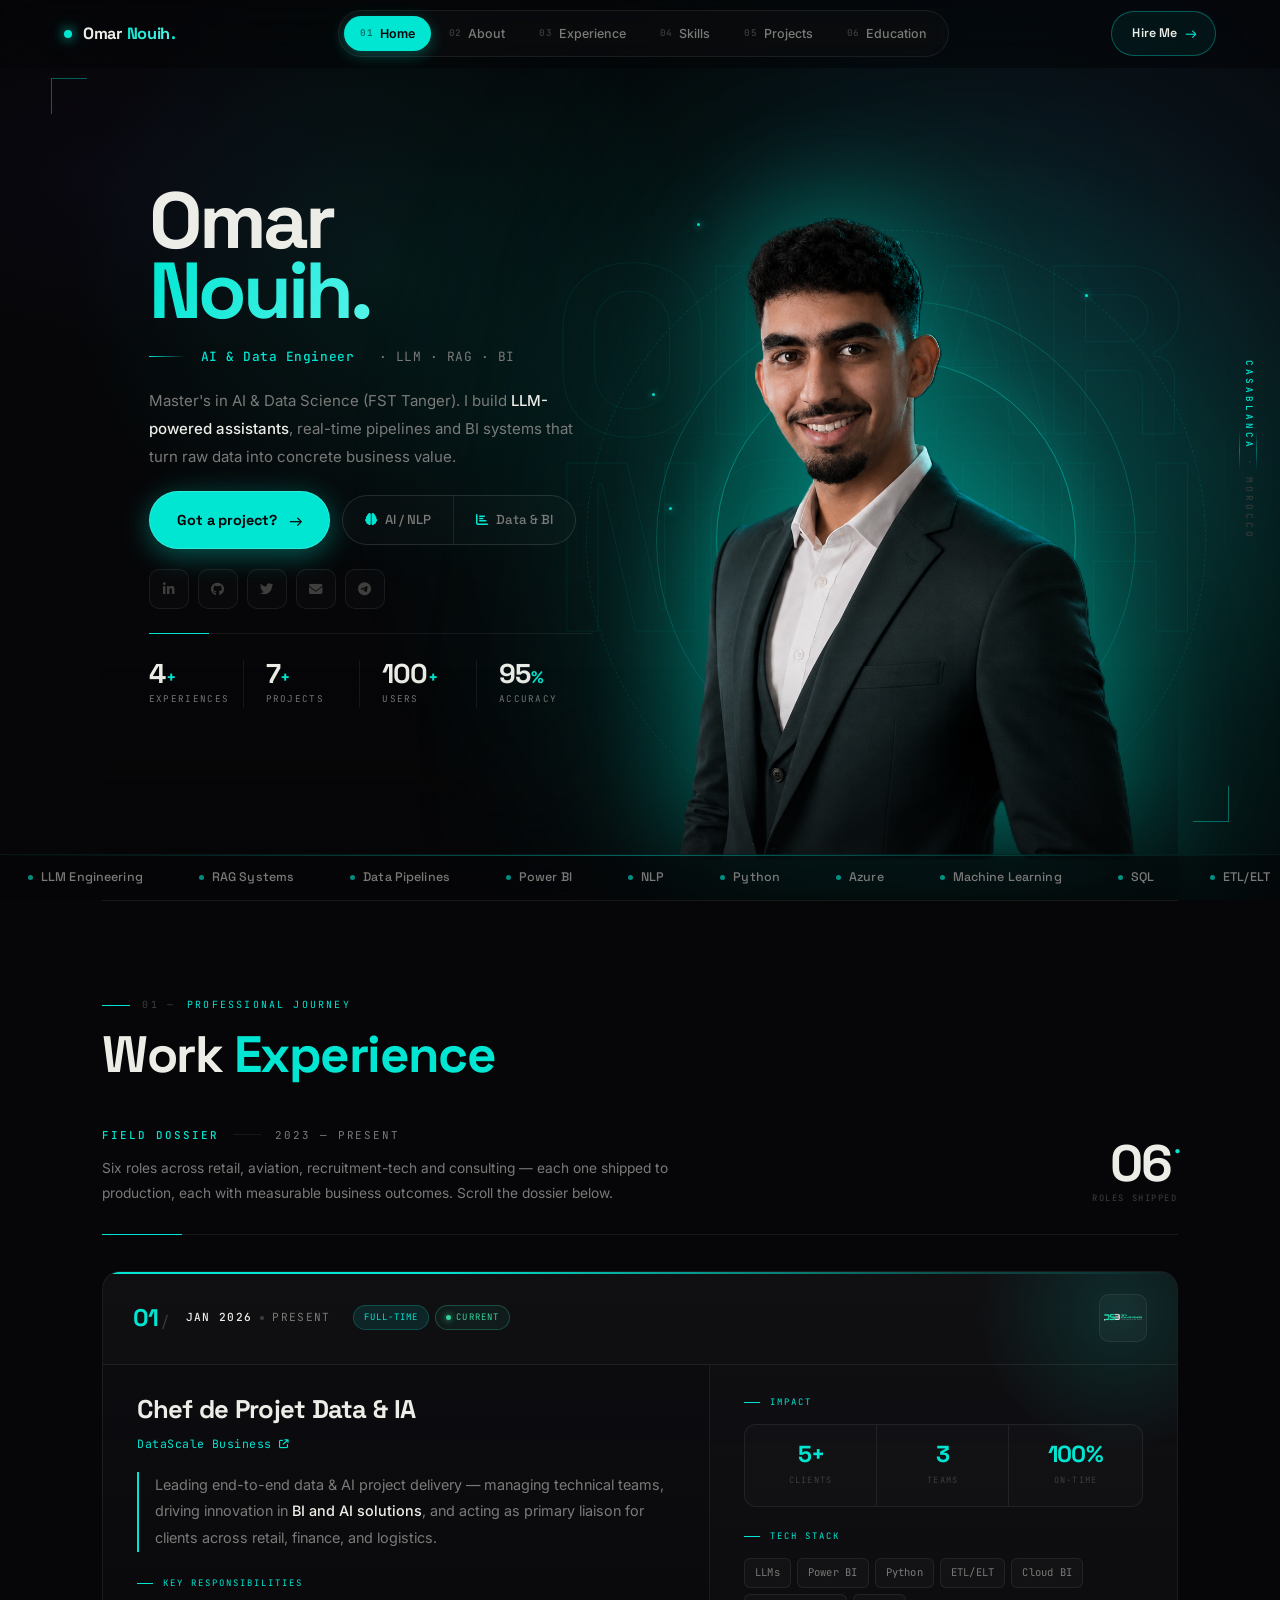
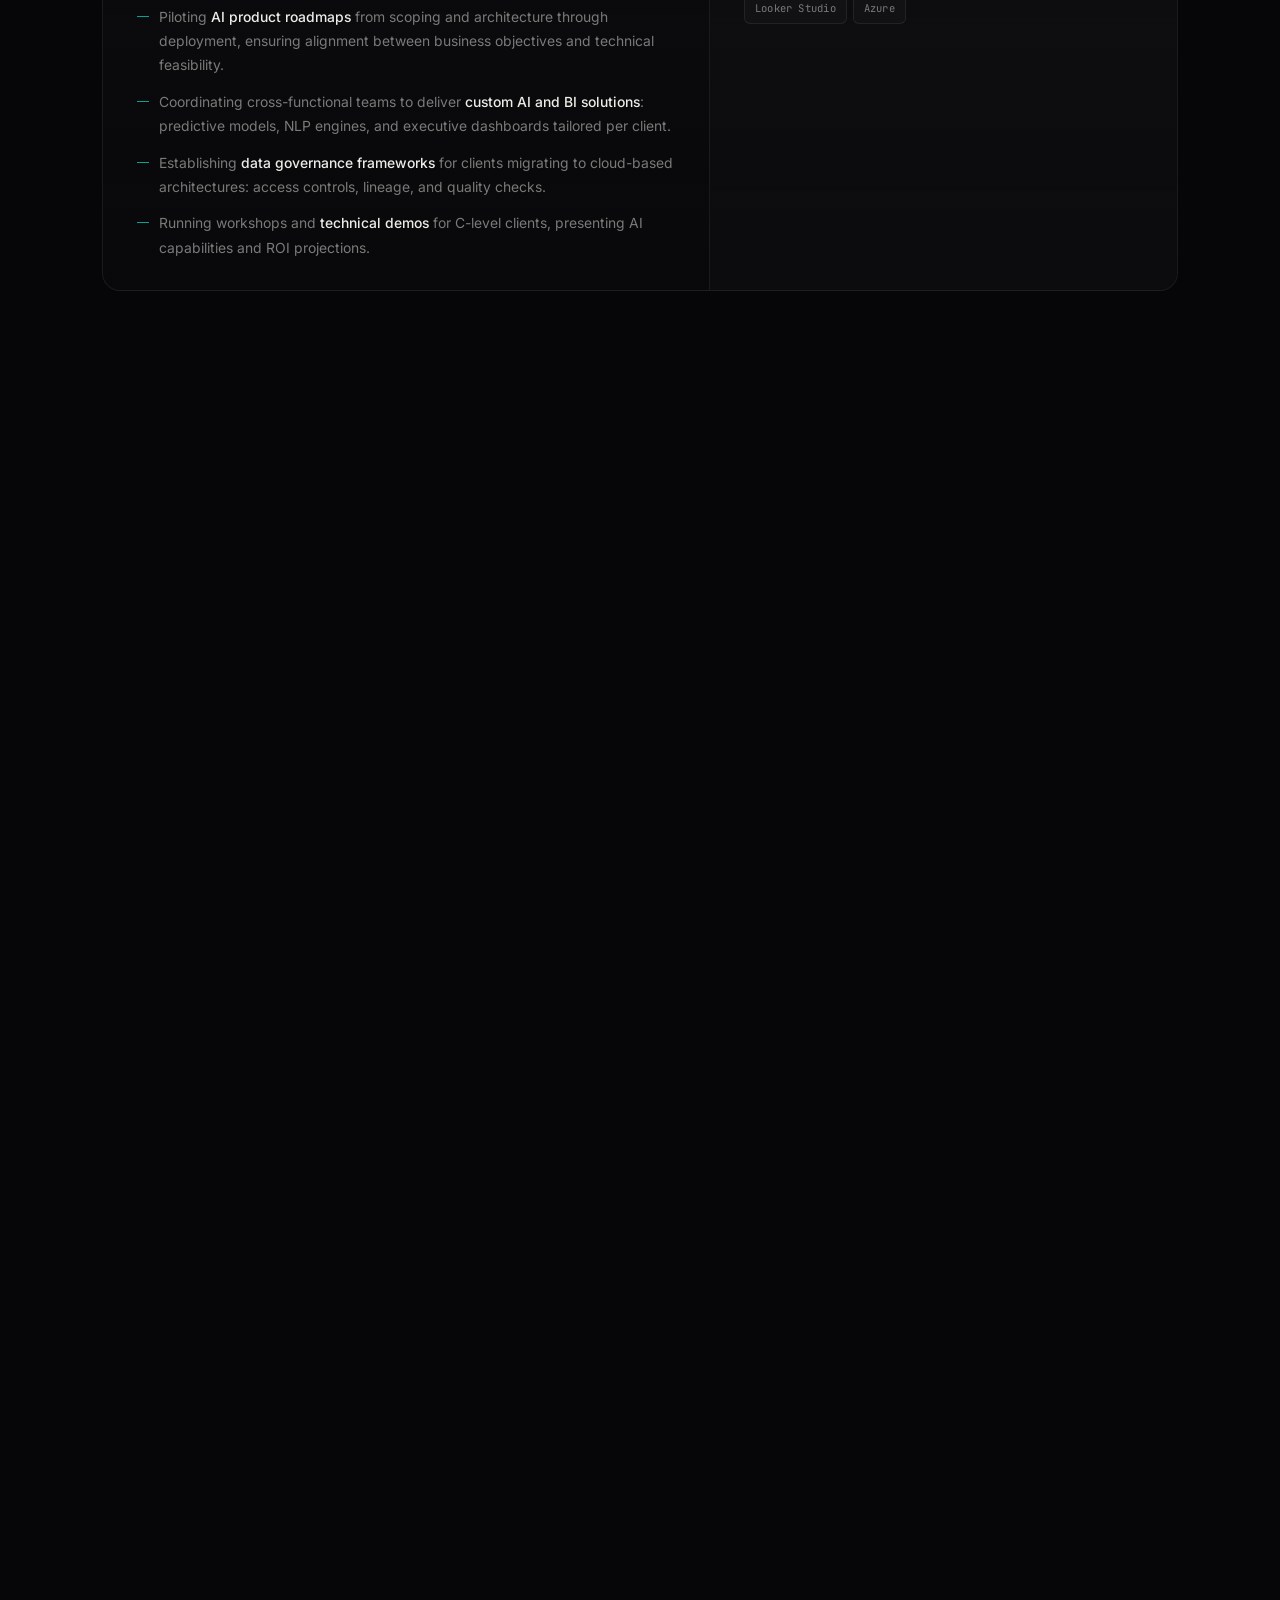
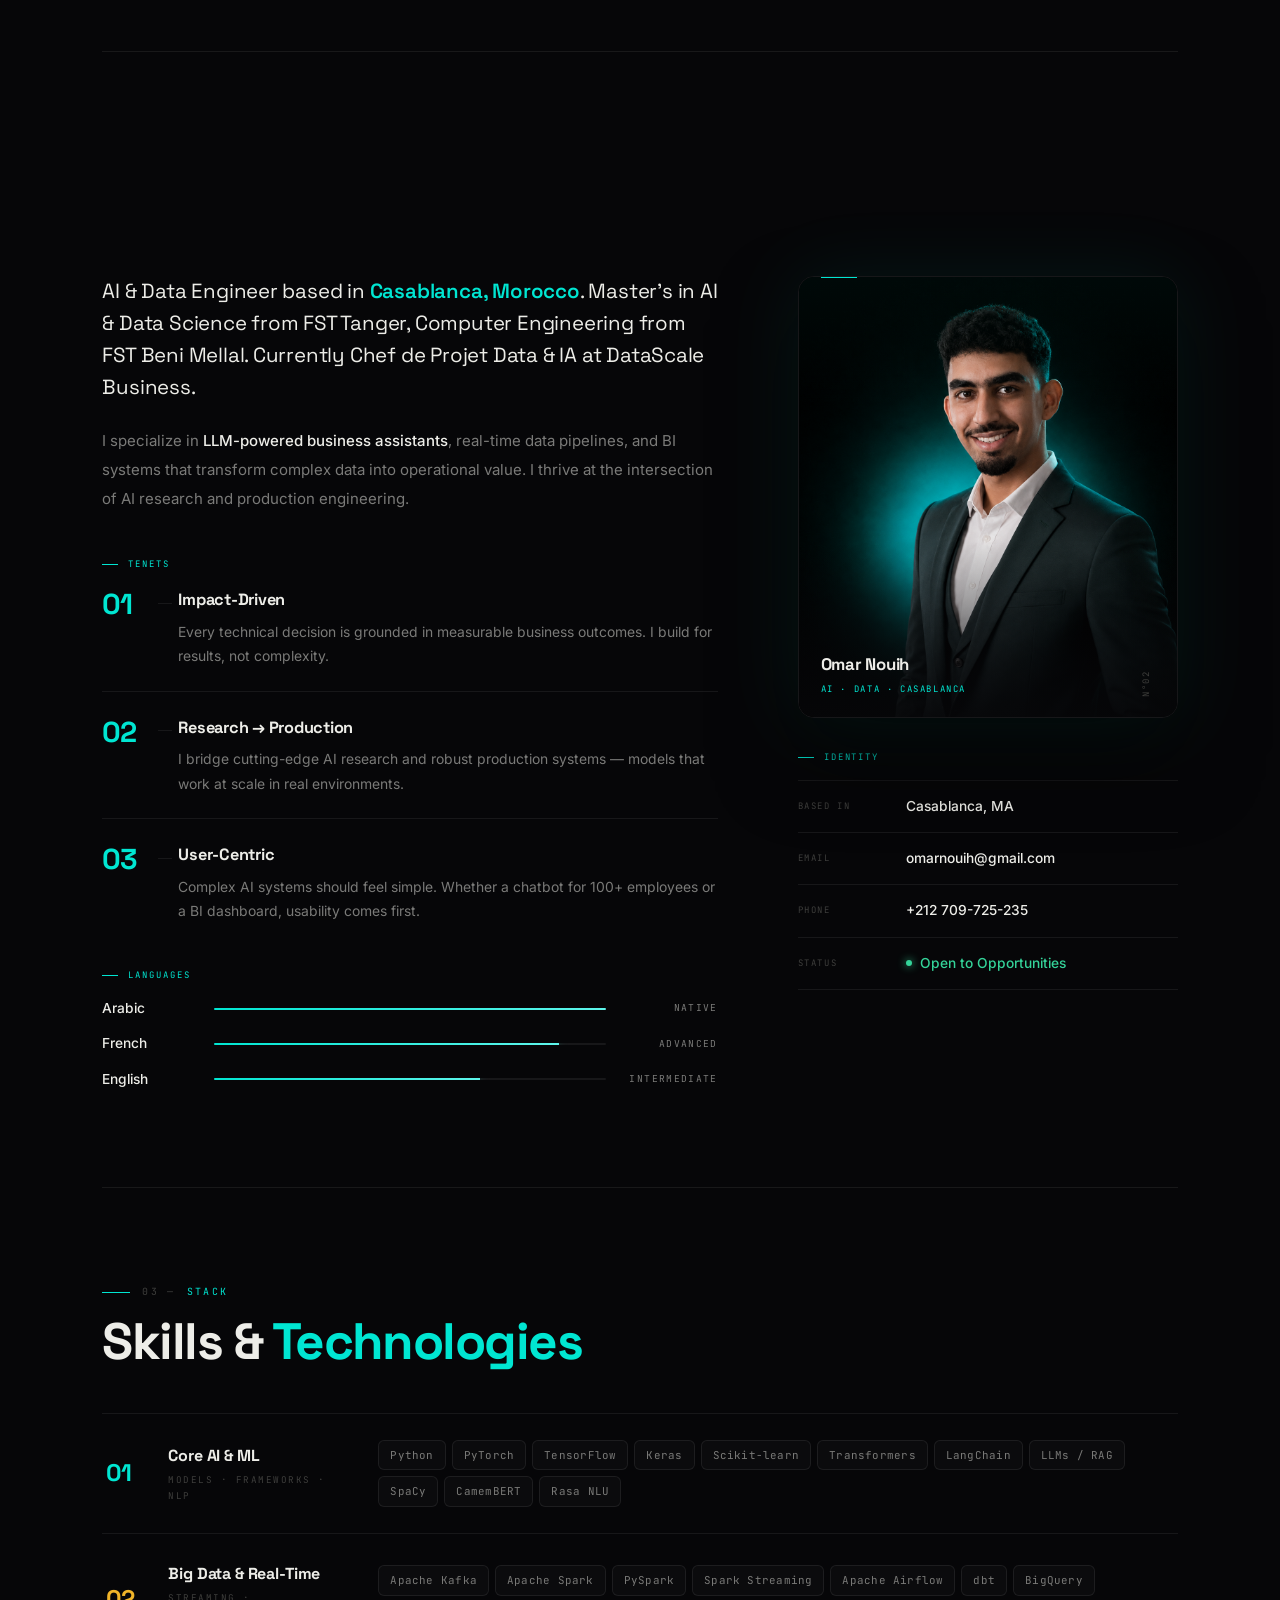
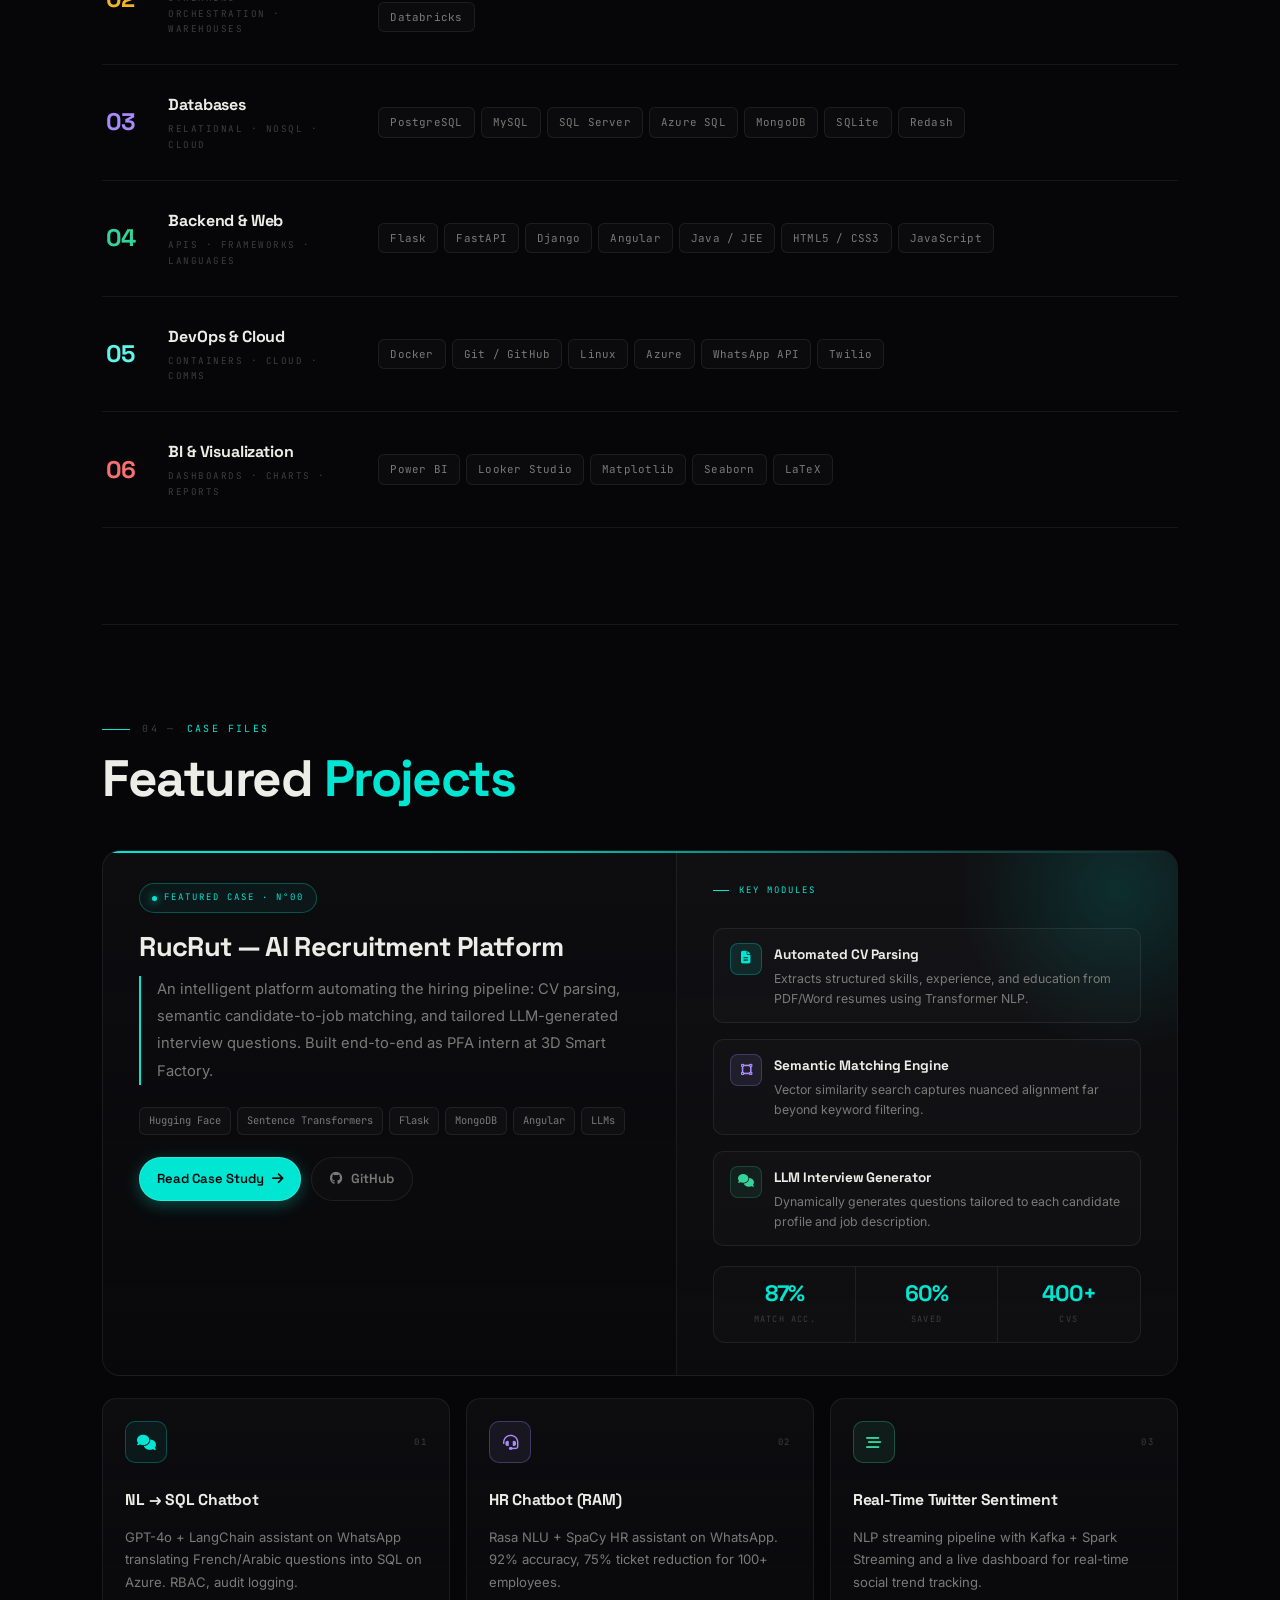
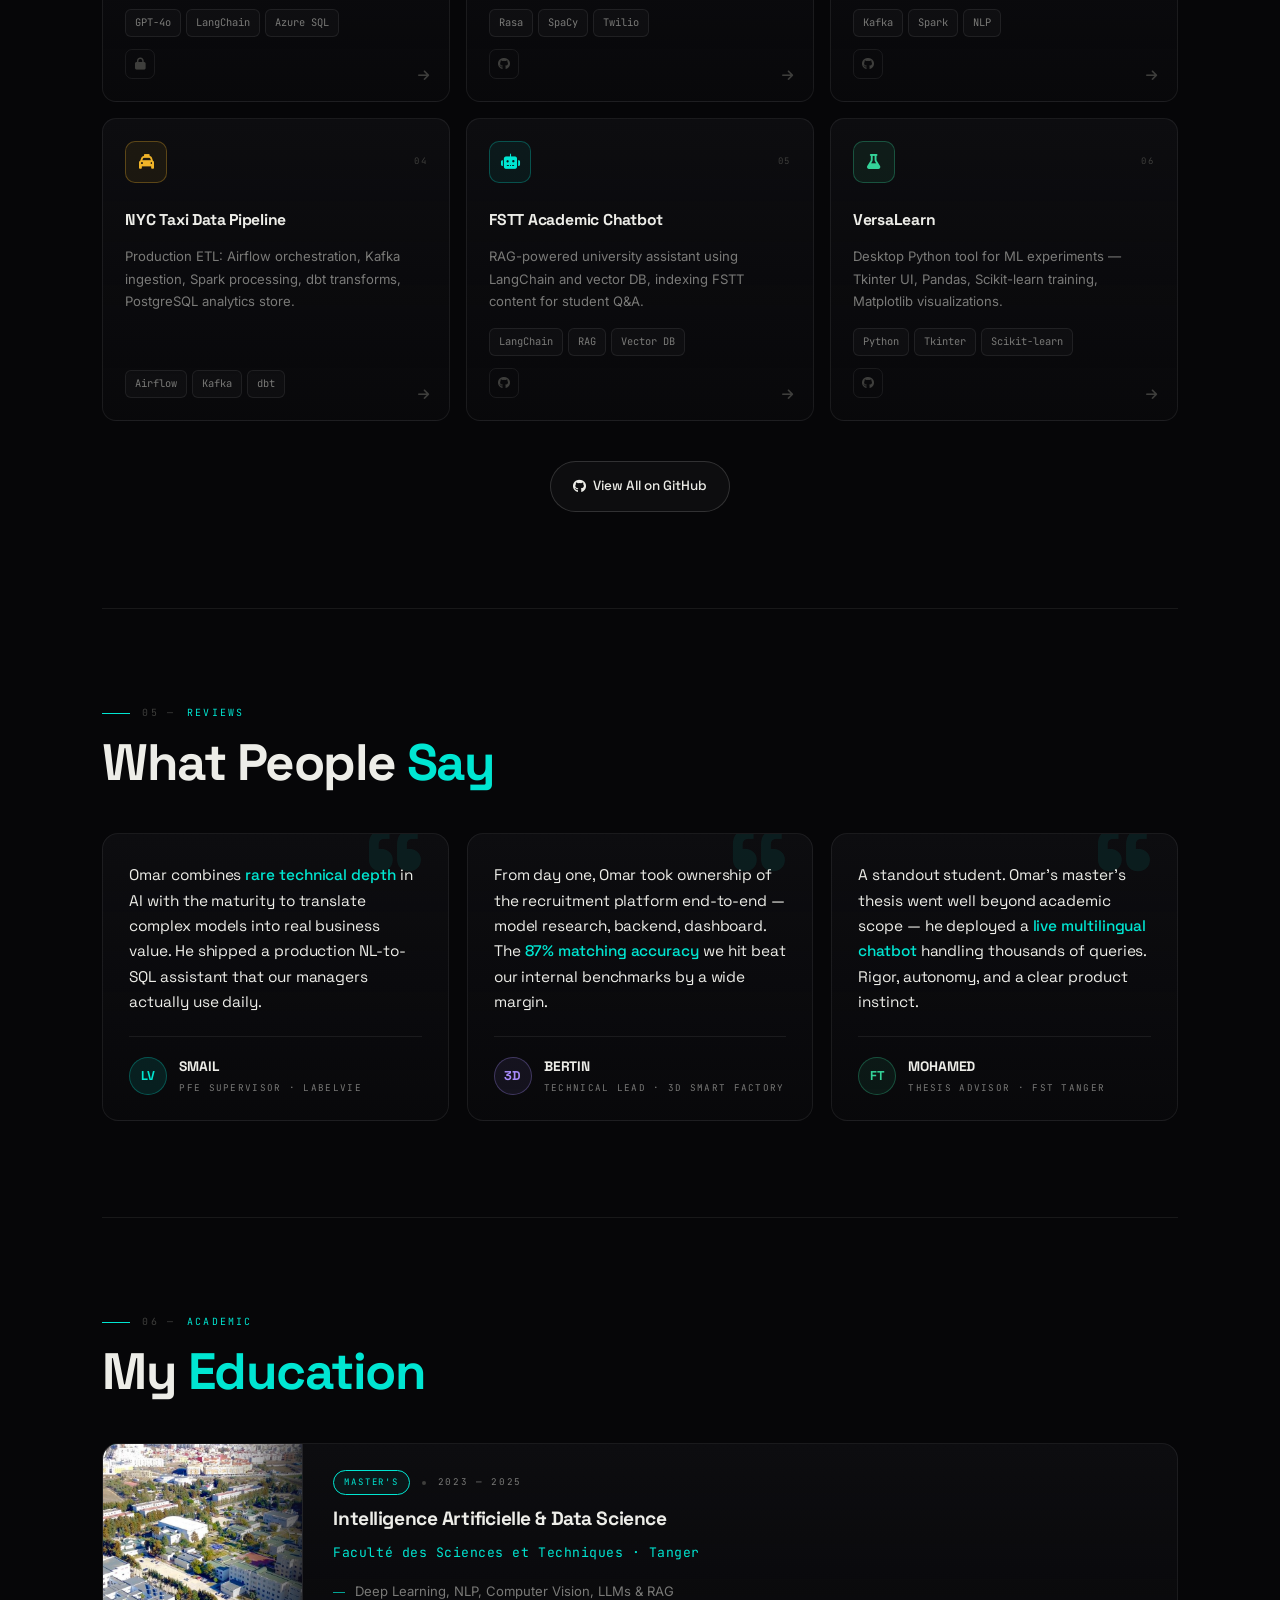
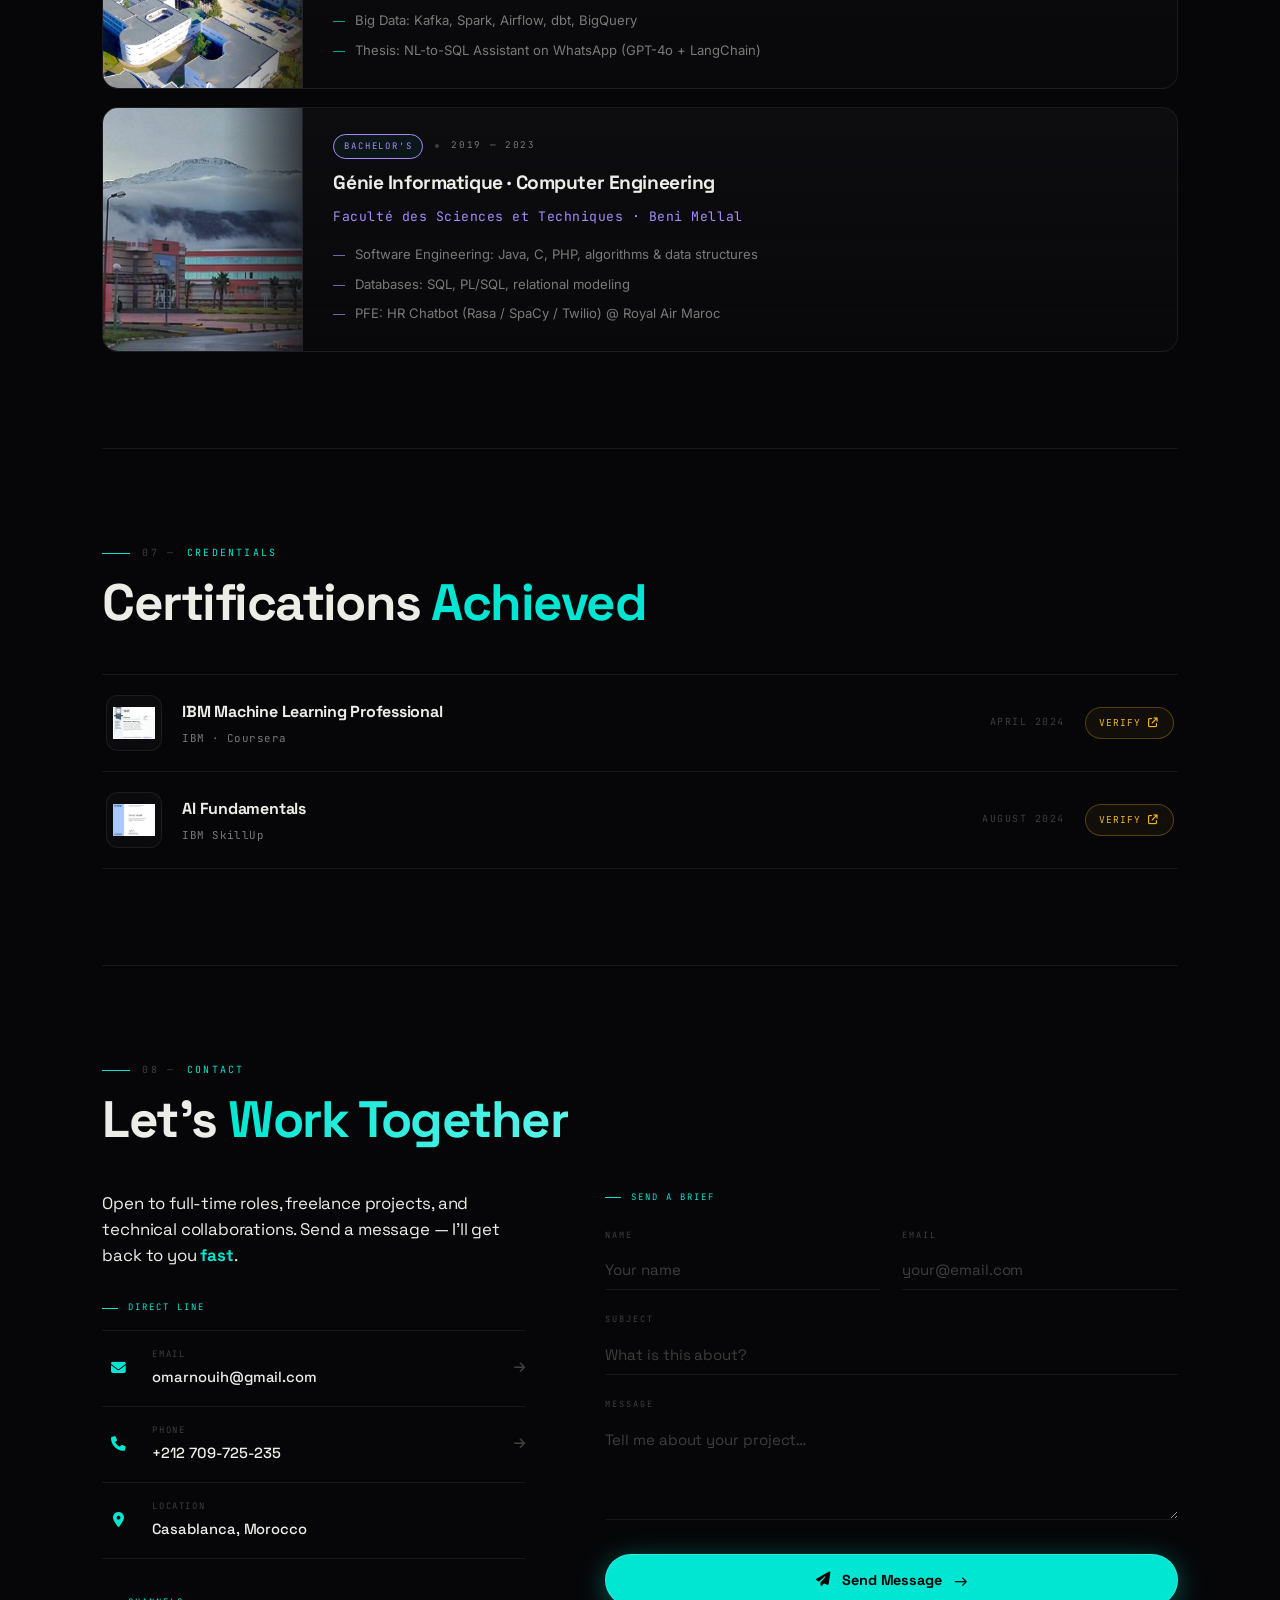
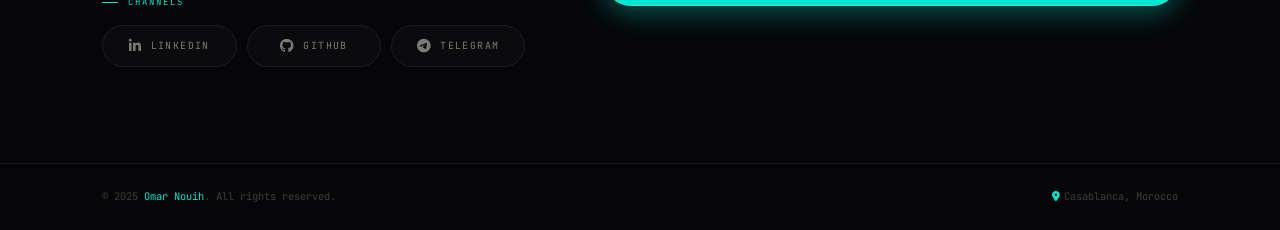
<file: index.html>
<!DOCTYPE html>
<html lang="en">
<head>
  <meta charset="UTF-8">
  <meta name="viewport" content="width=device-width, initial-scale=1.0">
  <meta name="theme-color" content="#060608">

  <title>Omar Nouih — AI & Data Engineer · LLM, RAG, BI</title>
  <meta name="description" content="Omar Nouih — AI & Data Engineer building LLM-powered business assistants, real-time pipelines, and BI systems. Master's in AI & Data Science. Casablanca, Morocco.">
  <meta name="author" content="Omar Nouih">
  <meta name="keywords" content="Omar Nouih, AI Engineer, Data Engineer, LLM, RAG, NLP, Power BI, Casablanca, Machine Learning, Data Scientist, FST Tanger, DataScale Business, Morocco">
  <link rel="canonical" href="https://omarnouih.github.io/Portfolio">

  <!-- Favicon — inline teal dot matching the navbar status indicator -->
  <link rel="icon" type="image/svg+xml" href="data:image/svg+xml,%3Csvg xmlns='http://www.w3.org/2000/svg' viewBox='0 0 100 100'%3E%3Crect width='100' height='100' rx='22' fill='%23060608'/%3E%3Ctext x='50' y='70' text-anchor='middle' font-size='62' font-weight='700' font-family='system-ui,sans-serif' fill='%2300E6D2'%3EO%3C/text%3E%3C/svg%3E">

  <!-- Open Graph -->
  <meta property="og:type" content="website">
  <meta property="og:site_name" content="Omar Nouih · Portfolio">
  <meta property="og:title" content="Omar Nouih — AI & Data Engineer">
  <meta property="og:description" content="LLM-powered assistants, real-time pipelines, BI systems. Master's in AI & Data Science. Based in Casablanca.">
  <meta property="og:url" content="https://omarnouih.github.io/Portfolio">
  <meta property="og:image" content="https://omarnouih.github.io/Portfolio/assets/images/COVER%20NOUIH%20OMAR%20(2).png">
  <meta property="og:image:width" content="1200">
  <meta property="og:image:height" content="630">
  <meta property="og:image:alt" content="Omar Nouih — AI & Data Engineer">
  <meta property="og:locale" content="en_US">
  <meta property="og:locale:alternate" content="fr_FR">

  <!-- Twitter Card -->
  <meta name="twitter:card" content="summary_large_image">
  <meta name="twitter:title" content="Omar Nouih — AI & Data Engineer">
  <meta name="twitter:description" content="LLM-powered assistants, real-time pipelines, BI systems.">
  <meta name="twitter:image" content="https://omarnouih.github.io/Portfolio/assets/images/COVER%20NOUIH%20OMAR%20(2).png">
  <meta name="twitter:creator" content="@omar_nouih">

  <!-- JSON-LD: Person schema for richer search results -->
  <script type="application/ld+json">
  {
    "@context": "https://schema.org",
    "@type": "Person",
    "name": "Omar Nouih",
    "givenName": "Omar",
    "familyName": "Nouih",
    "jobTitle": "AI & Data Engineer",
    "description": "AI & Data Engineer specializing in LLM-powered assistants, real-time pipelines, and BI systems.",
    "url": "https://omarnouih.github.io/Portfolio",
    "email": "omarnouih@gmail.com",
    "telephone": "+212-709-725-235",
    "image": "https://omarnouih.github.io/Portfolio/assets/images/NOUIH%20OMAR%201.png",
    "address": {
      "@type": "PostalAddress",
      "addressLocality": "Casablanca",
      "addressCountry": "MA"
    },
    "alumniOf": [
      { "@type": "EducationalOrganization", "name": "Faculté des Sciences et Techniques de Tanger" },
      { "@type": "EducationalOrganization", "name": "Faculté des Sciences et Techniques de Beni Mellal" }
    ],
    "worksFor": { "@type": "Organization", "name": "DataScale Business", "url": "https://datascalebusiness.io/" },
    "knowsLanguage": ["ar", "fr", "en"],
    "knowsAbout": ["Large Language Models", "RAG", "NLP", "Data Engineering", "Business Intelligence", "Python", "Power BI"],
    "sameAs": [
      "https://www.linkedin.com/in/omarnouih/",
      "https://github.com/omarnouih",
      "https://twitter.com/omar_nouih",
      "https://t.me/omar_nouih"
    ]
  }
  </script>

  <link href="https://fonts.googleapis.com/css2?family=Space+Grotesk:wght@300;400;500;600;700&family=Inter:wght@300;400;500;600&family=JetBrains+Mono:wght@400;500&display=swap" rel="stylesheet">
  <link href="https://cdnjs.cloudflare.com/ajax/libs/font-awesome/6.4.0/css/all.min.css" rel="stylesheet">
  <style>
  /* ══════════════════════════════════════════════
     MERIDIAN — Design System
  ══════════════════════════════════════════════ */
  *, *::before, *::after { margin:0; padding:0; box-sizing:border-box; }

  :root {
    --bg:      #060608;
    --s1:      #0d0d10;
    --s2:      #111116;
    --s3:      #17171d;
    --border:  rgba(255,255,255,.07);
    --borderH: rgba(0,230,210,.28);
    --a:       #00E6D2;   /* electric teal — extracted from portrait */
    --a2:      #5ef5eb;
    --adim:    rgba(0,230,210,.1);
    --gold:    #f0b429;
    --green:   #34d399;
    --red:     #f87171;
    --purple:  #a78bfa;
    --text:    #EDEDE8;
    --sub:     #7a7a78;
    --muted:   #3e3e3c;
    --sans:    'Space Grotesk', sans-serif;
    --body:    'Inter', sans-serif;
    --mono:    'JetBrains Mono', monospace;
    --r:       10px;
    --r2:      16px;
  }

  html { scroll-behavior: smooth; }
  body  { background: var(--bg); color: var(--text); font-family: var(--body); font-size: 15px; line-height: 1.7; overflow-x: hidden; }

  ::selection { background: rgba(0,230,210,.25); color: var(--text); }
  ::-webkit-scrollbar { width: 3px; }
  ::-webkit-scrollbar-track { background: var(--bg); }
  ::-webkit-scrollbar-thumb { background: var(--a); border-radius: 2px; }

  /* ── Utilities ── */
  .mono { font-family: var(--mono); }
  a { color: inherit; text-decoration: none; }

  /* ══ NOISE TEXTURE overlay ══ */
  body::before {
    content: '';
    position: fixed; inset: 0; z-index: 0; pointer-events: none;
    background-image: url("data:image/svg+xml,%3Csvg viewBox='0 0 256 256' xmlns='http://www.w3.org/2000/svg'%3E%3Cfilter id='n'%3E%3CfeTurbulence type='fractalNoise' baseFrequency='0.9' numOctaves='4' stitchTiles='stitch'/%3E%3C/filter%3E%3Crect width='100%25' height='100%25' filter='url(%23n)' opacity='1'/%3E%3C/svg%3E");
    background-size: 180px 180px;
    opacity: .025;
  }

  /* ════════════════════════
     HEADER — refined glass nav
  ════════════════════════ */
  header {
    position: fixed; top: 0; left: 0; right: 0; z-index: 100;
    height: 68px;
    display: flex; align-items: center; justify-content: space-between;
    padding: 0 5%;
    background: rgba(6,6,8,.62);
    backdrop-filter: blur(24px) saturate(180%);
    border-bottom: 1px solid transparent;
    transition: all .3s;
  }
  header.scrolled {
    height: 60px;
    background: rgba(6,6,8,.86);
    border-bottom-color: rgba(0,230,210,.12);
  }

  /* Logo — full name with status dot */
  .logo {
    font-family: var(--sans); font-weight: 700; font-size: 1.02rem;
    letter-spacing: -.02em; color: var(--text);
    display: inline-flex; align-items: center; gap: 11px;
    transition: transform .28s cubic-bezier(.34,1.56,.64,1);
  }
  .logo:hover { transform: translateY(-1px); }
  .logo-dot {
    width: 8px; height: 8px; border-radius: 50%;
    background: var(--a);
    box-shadow: 0 0 12px var(--a), 0 0 24px rgba(0,230,210,.4);
    animation: pulse 2.2s ease-in-out infinite;
    flex-shrink: 0;
  }
  .logo-name { display: inline-flex; align-items: baseline; gap: 0; }
  .logo-name .l1 { color: var(--text); }
  .logo-name .l2 {
    background: linear-gradient(120deg, var(--a) 0%, var(--a2) 100%);
    -webkit-background-clip: text; -webkit-text-fill-color: transparent;
    background-clip: text;
    margin-left: 5px;
  }
  .logo-name em { color: var(--a); font-style: normal; margin-left: 1px; }

  /* Nav — glass pill container */
  nav {
    display: flex; align-items: center; gap: 2px;
    padding: 5px;
    background: rgba(255,255,255,.025);
    border: 1px solid var(--border);
    border-radius: 100px;
    backdrop-filter: blur(14px);
  }
  nav a {
    font-family: var(--body); font-size: .78rem; font-weight: 500;
    color: var(--sub); padding: 7px 16px; border-radius: 100px;
    transition: color .22s, background .22s;
    display: inline-flex; align-items: center; gap: 6px;
    position: relative;
  }
  nav a .n-num {
    font-family: var(--mono); font-size: .58rem;
    color: var(--muted); letter-spacing: .08em;
    transition: color .22s;
  }
  nav a:hover { color: var(--text); }
  nav a:hover .n-num { color: var(--a); }
  nav a.active {
    color: var(--bg); background: var(--a);
    font-weight: 600;
    box-shadow: 0 4px 16px rgba(0,230,210,.3);
  }
  nav a.active .n-num { color: rgba(6,6,8,.55); }

  /* CTA — outlined teal pill with arrow */
  .nav-cta {
    font-family: var(--sans); font-weight: 600; font-size: .78rem;
    color: var(--text);
    background: rgba(0,230,210,.06);
    border: 1px solid rgba(0,230,210,.35);
    border-radius: 100px; padding: 9px 18px 9px 20px;
    display: inline-flex; align-items: center; gap: 8px;
    transition: all .28s cubic-bezier(.34,1.56,.64,1);
    text-decoration: none;
    letter-spacing: .005em;
  }
  .nav-cta::after {
    content: '→'; font-size: .92rem; font-weight: 400;
    transition: transform .25s;
    color: var(--a);
  }
  .nav-cta:hover {
    background: var(--a); color: var(--bg);
    border-color: var(--a);
    transform: translateY(-2px);
    box-shadow: 0 8px 28px rgba(0,230,210,.4);
  }
  .nav-cta:hover::after { transform: translateX(4px); color: var(--bg); }

  #menu-btn {
    display: none; background: rgba(255,255,255,.02); border: 1px solid var(--border);
    color: var(--sub); width: 40px; height: 40px; border-radius: 10px;
    cursor: pointer; font-size: .88rem; align-items: center; justify-content: center;
    transition: all .22s;
  }
  #menu-btn:hover { color: var(--a); border-color: var(--borderH); background: var(--adim); }

  /* ════════════════════════
     HERO — SIGNAL v2
  ════════════════════════ */
  #home {
    min-height: 100vh;
    display: grid;
    grid-template-columns: 48% 1fr;
    position: relative; z-index: 1;
    overflow: hidden;
    background:
      radial-gradient(ellipse 80% 60% at 75% 50%, rgba(0,230,210,.06) 0%, transparent 55%),
      radial-gradient(ellipse 50% 40% at 10% 20%, rgba(124,58,237,.04) 0%, transparent 50%),
      var(--bg);
  }

  /* ═══ SCENE BACKGROUND ═══ */
  .scene-mesh, .scene-grid, .scene-glow, .scene-watermark, .scene-corner-tl, .scene-corner-br {
    position: absolute; pointer-events: none;
  }

  /* Animated mesh gradient */
  .scene-mesh {
    inset: 0; z-index: 0;
    background:
      radial-gradient(circle at 30% 30%, rgba(0,230,210,.10), transparent 30%),
      radial-gradient(circle at 75% 75%, rgba(0,230,210,.07), transparent 35%),
      radial-gradient(circle at 85% 25%, rgba(124,58,237,.05), transparent 35%);
    animation: meshFloat 24s ease-in-out infinite alternate;
    opacity: .85;
  }
  @keyframes meshFloat {
    0%   { transform: translate(0,0) scale(1); }
    50%  { transform: translate(-2%, 1%) scale(1.04); }
    100% { transform: translate(1.5%, -1.5%) scale(.97); }
  }

  /* Fine grid */
  .scene-grid {
    inset: 0; z-index: 0;
    background-image:
      linear-gradient(rgba(255,255,255,.022) 1px, transparent 1px),
      linear-gradient(90deg, rgba(255,255,255,.022) 1px, transparent 1px);
    background-size: 72px 72px;
    mask-image: radial-gradient(ellipse 60% 70% at 70% 55%, black 0%, transparent 75%);
    -webkit-mask-image: radial-gradient(ellipse 60% 70% at 70% 55%, black 0%, transparent 75%);
  }

  /* Main teal halo — feathered for smooth blend */
  .scene-glow {
    z-index: 0;
    width: 1200px; height: 1200px; border-radius: 50%;
    background: radial-gradient(circle,
      rgba(0,230,210,.22) 0%,
      rgba(0,230,210,.14) 22%,
      rgba(0,230,210,.05) 45%,
      rgba(0,230,210,.015) 65%,
      transparent 80%);
    top: 52%; left: 76%; transform: translate(-50%,-50%);
    filter: blur(20px);
  }

  /* Watermark */
  .scene-watermark {
    z-index: 0; user-select: none;
    font-family: var(--sans); font-weight: 700;
    font-size: clamp(140px, 19vw, 240px);
    color: transparent;
    -webkit-text-stroke: 1px rgba(0,230,210,.08);
    letter-spacing: -.055em; line-height: .82; white-space: nowrap;
    top: 50%; left: 68%; transform: translate(-50%, -50%);
  }

  /* Decorative corner brackets */
  .scene-corner-tl, .scene-corner-br {
    z-index: 6;
    width: 36px; height: 36px;
  }
  .scene-corner-tl { top: 78px; left: 4%;
    border-top: 1px solid rgba(0,230,210,.4);
    border-left: 1px solid rgba(0,230,210,.4); }
  .scene-corner-br { bottom: 78px; right: 4%;
    border-bottom: 1px solid rgba(0,230,210,.4);
    border-right: 1px solid rgba(0,230,210,.4); }

  /* Vertical location tag — right edge */
  .scene-spine {
    position: absolute; top: 50%; right: 1.8%; transform: translateY(-50%);
    z-index: 6; pointer-events: none;
    display: flex; flex-direction: column; align-items: center;
    font-family: var(--mono); font-size: .58rem;
    letter-spacing: .32em; text-transform: uppercase;
    color: var(--muted); writing-mode: vertical-rl;
  }
  .scene-spine::before, .scene-spine::after {
    content: ''; width: 1px; height: 40px;
    background: linear-gradient(180deg, transparent, rgba(0,230,210,.4), transparent);
    writing-mode: horizontal-tb; margin: 12px 0;
  }
  .scene-spine b { color: var(--a); font-weight: 500; }

  /* ─── LEFT PANEL ─── */
  .hero-left {
    display: flex; flex-direction: column; justify-content: space-between;
    padding: 90px 5% 96px 9%;
    position: relative; z-index: 2;
    background: transparent;
    gap: 20px;
  }
  .hero-top { display: flex; flex-direction: column; gap: 20px; }

  /* MEGA name */
  .hero-name {
    font-family: var(--sans);
    font-size: clamp(3.2rem, 6.2vw, 6rem);
    font-weight: 700; line-height: .88; letter-spacing: -.05em;
    color: var(--text);
  }
  .hero-name .ln2 { display: block; }
  .hero-name .dt { color: var(--a); }
  .hero-name .grd {
    background: linear-gradient(120deg, var(--a) 0%, var(--a2) 60%, var(--text) 100%);
    -webkit-background-clip: text;
    -webkit-text-fill-color: transparent;
    background-clip: text;
  }

  /* Role tagline */
  .hero-role-line {
    display: flex; align-items: center; gap: 16px;
    font-family: var(--mono); font-size: .8rem;
    letter-spacing: .04em;
    color: var(--sub);
  }
  .hero-role-line::before {
    content: ''; width: 36px; height: 1px;
    background: linear-gradient(90deg, var(--a), transparent);
  }
  .hero-role-line b { color: var(--a); font-weight: 500; }

  /* Bio */
  .hero-bio {
    font-size: .94rem; color: var(--sub); line-height: 1.85;
    max-width: 470px;
  }
  .hero-bio b { color: var(--text); font-weight: 500; }

  /* CTAs */
  .hero-ctas { display: flex; flex-wrap: wrap; gap: 12px; align-items: center; }

  /* Primary — teal pill */
  .btn-primary {
    display: inline-flex; align-items: center; gap: 12px;
    font-family: var(--sans); font-size: .9rem; font-weight: 700;
    color: var(--bg); background: var(--a);
    padding: 15px 28px; border-radius: 100px; border: none;
    cursor: pointer; text-decoration: none;
    transition: transform .25s cubic-bezier(.34,1.56,.64,1), box-shadow .25s, background .25s;
    box-shadow: 0 6px 28px rgba(0,230,210,.38), inset 0 0 0 1px rgba(255,255,255,.18);
    letter-spacing: -.005em; position: relative; overflow: hidden;
  }
  .btn-primary::after {
    content: '→'; font-size: 1.05rem; font-weight: 400;
    transition: transform .22s;
  }
  .btn-primary:hover { transform: translateY(-3px); box-shadow: 0 14px 44px rgba(0,230,210,.55), inset 0 0 0 1px rgba(255,255,255,.25); color: var(--bg); }
  .btn-primary:hover::after { transform: translateX(5px); }

  /* CV group */
  .btn-cv-group {
    display: inline-flex; border-radius: 100px;
    border: 1px solid rgba(255,255,255,.12);
    overflow: hidden; background: rgba(255,255,255,.02);
    backdrop-filter: blur(14px);
    transition: border-color .2s, transform .25s cubic-bezier(.34,1.56,.64,1);
  }
  .btn-cv-group:hover { border-color: var(--borderH); transform: translateY(-3px); }
  .btn-cv-group a {
    display: inline-flex; align-items: center; gap: 8px;
    font-family: var(--sans); font-size: .82rem; font-weight: 500;
    color: var(--sub); padding: 13px 22px;
    text-decoration: none;
    transition: color .2s, background .2s;
  }
  .btn-cv-group a:first-child { border-right: 1px solid rgba(255,255,255,.08); }
  .btn-cv-group a:hover { color: var(--a); background: var(--adim); }
  .btn-cv-group a i { font-size: .76rem; color: var(--a); }

  /* Standalone outline (used elsewhere) */
  .btn-outline {
    display: inline-flex; align-items: center; gap: 7px;
    font-family: var(--sans); font-size: .84rem; font-weight: 500;
    color: var(--text); background: rgba(255,255,255,.03);
    padding: 13px 22px; border-radius: 100px;
    border: 1px solid rgba(255,255,255,.15);
    cursor: pointer; text-decoration: none;
    transition: border-color .2s, color .2s, background .2s, transform .25s cubic-bezier(.34,1.56,.64,1);
  }
  .btn-outline:hover { border-color: var(--borderH); color: var(--a); background: var(--adim); transform: translateY(-3px); }
  .btn-outline.sm { font-size: .78rem; padding: 10px 18px; }

  /* Socials */
  .hero-socials { display: flex; gap: 9px; }
  .hero-socials a {
    width: 40px; height: 40px; display: grid; place-items: center;
    border: 1px solid var(--border); border-radius: 10px;
    color: var(--muted); font-size: .84rem;
    background: rgba(255,255,255,.015);
    transition: all .22s;
  }
  .hero-socials a:hover {
    color: var(--a); border-color: var(--borderH);
    background: var(--adim); transform: translateY(-2px);
    box-shadow: 0 0 16px rgba(0,230,210,.18);
  }

  /* Stats row */
  .hero-stats-row {
    display: flex; align-items: stretch; gap: 0;
    padding-top: 26px;
    border-top: 1px solid var(--border);
    margin-top: auto;
    position: relative;
  }
  .hero-stats-row::before {
    content: ''; position: absolute; top: -1px; left: 0; width: 60px; height: 1px;
    background: var(--a);
  }
  .hsr-item { display: flex; flex-direction: column; gap: 5px; flex: 1; padding-right: 8px; }
  .hsr-item + .hsr-item { border-left: 1px solid var(--border); padding-left: 22px; }
  .hsr-v {
    font-family: var(--sans); font-size: 1.7rem; font-weight: 700;
    color: var(--text); letter-spacing: -.04em; line-height: 1;
  }
  .hsr-v em { color: var(--a); font-style: normal; font-size: 1.05rem; margin-left: 1px; }
  .hsr-l {
    font-size: .58rem; color: var(--sub);
    font-family: var(--mono); letter-spacing: .14em; text-transform: uppercase;
  }

  /* ─── RIGHT PANEL ─── */
  .hero-right {
    position: relative;
    background: transparent;
    /* no overflow:hidden — lets photo's drop-shadow bleed into the seam smoothly.
       #home itself has overflow:hidden so we're still safe at viewport edges. */
  }

  /* Rings */
  .hring {
    position: absolute; border-radius: 50%; pointer-events: none; z-index: 2;
    left: 70%; top: 60%;
    will-change: transform; transition: transform .12s linear;
  }
  .hring-1 {
    width: 360px; height: 360px; margin-left: -180px; margin-top: -180px;
    border: 1.5px solid rgba(0,230,210,.5);
    box-shadow: 0 0 60px rgba(0,230,210,.16), inset 0 0 36px rgba(0,230,210,.06);
    animation: rp 8s ease-in-out infinite;
  }
  .hring-2 {
    width: 480px; height: 480px; margin-left: -240px; margin-top: -240px;
    border: 1px solid rgba(0,230,210,.22);
    animation: rp 8s ease-in-out infinite reverse;
  }
  .hring-3 {
    width: 620px; height: 620px; margin-left: -310px; margin-top: -310px;
    border: 1px dashed rgba(0,230,210,.12);
    animation: rotate 80s linear infinite;
  }
  @keyframes rp { 0%,100%{opacity:1;transform:scale(1);} 50%{opacity:.55;transform:scale(1.05);} }
  @keyframes rotate { from{transform:rotate(0deg);} to{transform:rotate(360deg);} }

  /* Particles */
  .hptcl {
    position: absolute; z-index: 3; pointer-events: none;
    width: 3px; height: 3px; border-radius: 50%;
    background: var(--a); box-shadow: 0 0 6px var(--a), 0 0 14px rgba(0,230,210,.5);
    animation: ptcl 5s ease-in-out infinite;
  }
  @keyframes ptcl { 0%,100%{opacity:.45;transform:translateY(0) scale(1);} 50%{opacity:1;transform:translateY(-18px) scale(1.4);} }

  /* Photo — scaled up & pushed down so the PNG's transparent bottom hides behind the ticker */
  .hero-photo-layer {
    position: absolute; inset: 0; z-index: 4;
    display: flex; align-items: flex-end; justify-content: flex-end;
    padding-right: 2%;
    will-change: transform; transition: transform .08s linear;
  }
  .hero-photo-layer img {
    height: 112%; width: auto; max-width: 125%;
    object-fit: contain; object-position: right bottom; display: block;
    transform: translateY(7%);
    filter:
      drop-shadow(0 0 60px rgba(0,230,210,.45))
      drop-shadow(0 0 120px rgba(0,230,210,.2))
      drop-shadow(0 30px 50px rgba(0,0,0,.55));
  }

  /* Bottom fade — soft taper that flows the photo into the ticker strip */
  .hero-fade {
    position: absolute; inset: 0; z-index: 5; pointer-events: none;
    grid-column: 1 / -1;
    background:
      linear-gradient(0deg,
        rgba(6,6,8,.7) 0%,
        rgba(6,6,8,.35) 6%,
        rgba(6,6,8,.15) 14%,
        transparent 26%);
  }

  /* Hero-embedded ticker — pinned to bottom of #home */
  #home .ticker-wrap {
    position: absolute; bottom: 0; left: 0; right: 0;
    z-index: 9;
    background: rgba(6,6,8,.55);
    backdrop-filter: blur(14px) saturate(140%);
    border-top: 1px solid rgba(0,230,210,.08);
    border-bottom: none;
    padding: 12px 0;
  }
  #home .ticker-wrap::before {
    content: ''; position: absolute; top: 0; left: 0; right: 0; height: 1px;
    background: linear-gradient(90deg,
      transparent 0%,
      rgba(0,230,210,.25) 30%,
      rgba(0,230,210,.4) 50%,
      rgba(0,230,210,.25) 70%,
      transparent 100%);
  }

  /* Status badge */
  .hero-badge {
    position: absolute; bottom: 32px; left: 50%; transform: translateX(-50%);
    z-index: 9; white-space: nowrap;
    display: inline-flex; align-items: center; gap: 9px;
    font-family: var(--mono); font-size: .6rem; letter-spacing: .16em; color: var(--green);
    background: rgba(6,6,8,.85); backdrop-filter: blur(18px);
    border: 1px solid rgba(52,211,153,.25); border-radius: 100px; padding: 9px 20px;
    text-transform: uppercase;
  }
  .dot { width: 6px; height: 6px; border-radius: 50%; background: var(--green); box-shadow: 0 0 8px var(--green); flex-shrink: 0; animation: pulse 2s ease-in-out infinite; }
  @keyframes pulse { 0%,100%{opacity:1;} 50%{opacity:.3;} }

  /* SECTION SHARED */
  section { padding: 96px 8%; position: relative; z-index: 1; }
  .divider { height: 1px; background: var(--border); margin: 0 8%; }

  .sec-label {
    font-family: var(--mono); font-size: .62rem; letter-spacing: .22em;
    text-transform: uppercase; color: var(--a);
    display: flex; align-items: center; gap: 12px; margin-bottom: 14px;
  }
  .sec-label::before { content: ''; width: 28px; height: 1px; background: var(--a); }
  .sec-num { color: var(--muted); }

  .sec-title {
    font-family: var(--sans); font-size: clamp(2.2rem,4vw,3.4rem);
    font-weight: 700; letter-spacing: -.03em; line-height: 1.05;
    margin-bottom: 44px; color: var(--text);
  }
  .sec-title .hi { color: var(--a); }
  .sec-title .gr {
    background: linear-gradient(120deg, var(--a), var(--a2));
    -webkit-background-clip: text; -webkit-text-fill-color: transparent; background-clip: text;
  }

  /* Reusable section intro (used by About, Skills, Projects, Education, Cert, Contact) */
  .sec-intro {
    display: grid; grid-template-columns: 1fr auto;
    align-items: end; gap: 32px;
    margin-bottom: 40px; padding-bottom: 26px;
    border-bottom: 1px solid var(--border);
    position: relative;
  }
  .sec-intro::after {
    content: ''; position: absolute; bottom: -1px; left: 0;
    width: 80px; height: 1px; background: var(--a);
  }
  .sec-intro-desc {
    font-size: .9rem; color: var(--sub); line-height: 1.8;
    max-width: 560px;
  }
  .sec-intro-count {
    font-family: var(--sans); font-size: 2.6rem; font-weight: 700;
    color: var(--text); letter-spacing: -.04em; line-height: .9;
    text-align: right;
  }
  .sec-intro-count em {
    color: var(--a); font-style: normal; font-size: 1.2rem;
    margin-left: 4px; vertical-align: top;
  }
  .sec-intro-count-lbl {
    display: block; margin-top: 6px;
    font-family: var(--mono); font-size: .54rem;
    letter-spacing: .2em; text-transform: uppercase;
    color: var(--muted); text-align: right;
  }

  /* reveal */
  .reveal { opacity:0; transform:translateY(22px); transition:opacity .65s ease,transform .65s ease; }
  .reveal.in { opacity:1; transform:none; }

  /* ════════════════════════
     EXPERIENCE — DOSSIER editorial timeline
  ════════════════════════ */
  #experience { position: relative; }

  /* Section intro row — meta + headline + summary */
  .exp-intro {
    display: grid; grid-template-columns: 1fr auto;
    align-items: end; gap: 32px;
    margin-bottom: 36px; padding-bottom: 28px;
    border-bottom: 1px solid var(--border);
    position: relative;
  }
  .exp-intro::after {
    content:''; position:absolute; bottom:-1px; left:0; width:80px; height:1px;
    background: var(--a);
  }
  .exp-intro-meta {
    font-family: var(--mono); font-size: .68rem;
    letter-spacing: .18em; text-transform: uppercase;
    color: var(--sub);
    display: flex; align-items: center; gap: 14px;
    margin-bottom: 12px;
  }
  .exp-intro-meta b { color: var(--a); font-weight: 500; }
  .exp-intro-meta .sep { width: 28px; height: 1px; background: var(--border); }
  .exp-intro-desc {
    font-size: .86rem; color: var(--sub); line-height: 1.8;
    max-width: 580px;
  }
  .exp-intro-count {
    font-family: var(--sans); font-size: 3.2rem; font-weight: 700;
    color: var(--text); letter-spacing: -.04em; line-height: .9;
    text-align: right;
  }
  .exp-intro-count em {
    color: var(--a); font-style: normal; font-size: 1.4rem; margin-left: 4px; vertical-align: top;
  }
  .exp-intro-count-lbl {
    display: block; margin-top: 4px;
    font-family: var(--mono); font-size: .55rem; letter-spacing: .18em;
    text-transform: uppercase; color: var(--muted); text-align: right;
  }

  /* Timeline container */
  .exp-timeline {
    display: flex; flex-direction: column; gap: 20px;
    position: relative;
  }

  /* Each experience = a dossier panel */
  .exp-card {
    position: relative;
    background: linear-gradient(180deg, var(--s1) 0%, rgba(13,13,16,.4) 100%);
    border: 1px solid var(--border);
    border-radius: 18px;
    overflow: hidden;
    transition: border-color .4s, transform .4s, box-shadow .4s;
  }
  .exp-card:hover {
    border-color: var(--co-accent, var(--a));
    transform: translateY(-3px);
    box-shadow:
      0 24px 48px rgba(0,0,0,.5),
      0 0 80px var(--co-glow, rgba(0,230,210,.12));
  }

  /* Color top bar */
  .exp-card::before {
    content:''; position:absolute; top:0; left:0; right:0; height:2px;
    background: linear-gradient(90deg,
      var(--co-color, var(--a)) 0%,
      var(--co-color, var(--a)) 30%,
      transparent 100%);
  }

  /* Subtle company-color glow at top-right */
  .exp-card::after {
    content:''; position:absolute; top:-100px; right:-80px;
    width: 280px; height: 280px; border-radius: 50%;
    background: radial-gradient(circle, var(--co-glow, rgba(0,230,210,.12)) 0%, transparent 70%);
    pointer-events: none; opacity: .8;
  }

  /* ── HEAD row ── */
  .exp-head {
    display: flex; align-items: center; gap: 18px;
    padding: 22px 30px;
    border-bottom: 1px solid var(--border);
    background: rgba(255,255,255,.012);
    position: relative; z-index: 1;
  }
  .exp-index {
    font-family: var(--sans); font-size: 1.5rem; font-weight: 700;
    color: var(--co-accent, var(--a)); letter-spacing: -.04em;
    line-height: 1;
    display: flex; align-items: baseline;
  }
  .exp-index::after {
    content: '/'; color: var(--muted); margin-left: 4px;
    font-weight: 400; font-size: 1rem;
  }
  .exp-head-period {
    font-family: var(--mono); font-size: .7rem;
    letter-spacing: .12em; text-transform: uppercase;
    color: var(--sub);
    display: inline-flex; align-items: center; gap: 8px;
  }
  .exp-head-period .dotsep {
    width: 4px; height: 4px; border-radius: 50%;
    background: var(--muted);
  }
  .exp-head-period b { color: var(--text); font-weight: 500; }
  .exp-head-badges { display: inline-flex; gap: 6px; margin-left: 4px; }
  .exp-head-logo {
    margin-left: auto;
    width: 48px; height: 48px; border-radius: 10px;
    background: rgba(255,255,255,.03);
    border: 1px solid var(--border);
    display: grid; place-items: center; overflow: hidden;
    flex-shrink: 0;
    transition: border-color .3s, box-shadow .3s;
  }
  .exp-card:hover .exp-head-logo {
    border-color: var(--co-accent, var(--a));
    box-shadow: 0 0 24px var(--co-glow, rgba(0,230,210,.18));
  }
  .exp-head-logo img { width: 100%; height: 100%; object-fit: contain; padding: 4px; }
  .exp-head-logo span {
    font-family: var(--sans); font-size: .88rem; font-weight: 700;
    color: var(--co-accent, var(--a));
  }

  /* ── BODY grid ── */
  .exp-body-grid {
    display: grid; grid-template-columns: 1.3fr 1fr;
    position: relative; z-index: 1;
  }
  .exp-main {
    padding: 30px 34px;
    border-right: 1px solid var(--border);
  }
  .exp-aside {
    padding: 30px 34px;
    background: rgba(255,255,255,.01);
    display: flex; flex-direction: column; gap: 22px;
  }

  /* Role + company */
  .exp-role {
    font-family: var(--sans); font-size: 1.6rem; font-weight: 700;
    color: var(--text); letter-spacing: -.028em; line-height: 1.15;
    margin-bottom: 6px;
  }
  .exp-company {
    font-family: var(--mono); font-size: .72rem;
    color: var(--co-accent, var(--a)); letter-spacing: .04em;
    display: inline-flex; align-items: center; gap: 7px;
    margin-bottom: 18px;
    text-decoration: none;
    transition: opacity .2s;
  }
  .exp-company:hover { opacity: .75; }
  .exp-company i { font-size: .58rem; }

  /* Summary */
  .exp-summary {
    font-size: .9rem; color: var(--sub); line-height: 1.85;
    margin-bottom: 24px;
    padding-left: 16px;
    border-left: 2px solid var(--co-accent, var(--a));
  }
  .exp-summary b { color: var(--text); font-weight: 500; }

  /* Section labels */
  .exp-sub {
    font-family: var(--mono); font-size: .56rem;
    letter-spacing: .22em; text-transform: uppercase;
    color: var(--co-accent, var(--a));
    display: flex; align-items: center; gap: 10px;
    margin-bottom: 14px;
  }
  .exp-sub::before {
    content:''; width: 16px; height: 1px;
    background: var(--co-accent, var(--a));
  }

  /* Bullets — refined */
  .exp-pts { list-style: none; display: grid; gap: 12px; }
  .exp-pts li {
    font-size: .87rem; color: var(--sub); line-height: 1.75;
    padding-left: 22px; position: relative;
  }
  .exp-pts li::before {
    content:''; position: absolute; left: 0; top: 11px;
    width: 12px; height: 1px;
    background: var(--co-accent, var(--a));
    opacity: .7;
  }
  .exp-pts li strong { color: var(--text); font-weight: 500; }

  /* Metrics — 3-up bar */
  .exp-metrics {
    display: grid; grid-template-columns: repeat(3, 1fr);
    border: 1px solid var(--border);
    border-radius: 12px;
    overflow: hidden;
    background: rgba(255,255,255,.015);
  }
  .emet {
    padding: 18px 12px;
    text-align: center;
    border-right: 1px solid var(--border);
    position: relative;
  }
  .emet:last-child { border-right: none; }
  .emet-v {
    font-family: var(--sans); font-size: 1.45rem; font-weight: 700;
    color: var(--co-accent, var(--a));
    letter-spacing: -.04em; line-height: 1;
  }
  .emet-l {
    font-family: var(--mono); font-size: .54rem;
    letter-spacing: .14em; text-transform: uppercase;
    color: var(--muted); margin-top: 7px;
  }

  /* Tech stack */
  .exp-stack { display: flex; flex-wrap: wrap; gap: 6px; }
  .tg {
    font-family: var(--mono); font-size: .66rem;
    letter-spacing: .02em;
    color: var(--sub);
    background: rgba(255,255,255,.025);
    border: 1px solid var(--border);
    border-radius: 6px;
    padding: 5px 10px;
    transition: all .2s;
  }
  .tg:hover {
    color: var(--co-accent, var(--a));
    border-color: var(--co-accent, var(--a));
    background: rgba(255,255,255,.04);
    transform: translateY(-1px);
  }

  /* Badges (kept from old design) */
  .badge {
    font-family: var(--mono); font-size: .56rem;
    letter-spacing: .12em; text-transform: uppercase;
    border-radius: 100px; padding: 4px 10px;
    display: inline-flex; align-items: center; gap: 5px;
  }
  .b-full  { color: var(--a);     background: var(--adim);             border: 1px solid rgba(0,230,210,.22); }
  .b-free  { color: var(--gold);  background: rgba(240,180,41,.07);    border: 1px solid rgba(240,180,41,.22); }
  .b-int   { color: var(--purple);background: rgba(167,139,250,.07);   border: 1px solid rgba(167,139,250,.22); }
  .b-now   { color: var(--green); background: rgba(52,211,153,.07);    border: 1px solid rgba(52,211,153,.28); }
  .b-now .bdot {
    width: 5px; height: 5px; border-radius: 50%;
    background: var(--green);
    box-shadow: 0 0 6px var(--green);
    animation: pulse 2s ease-in-out infinite;
  }
  .b-date  { color: var(--sub);   background: rgba(122,122,120,.06);   border: 1px solid rgba(122,122,120,.16); }

  /* ════════════════════════
     ABOUT — Editorial manifesto
  ════════════════════════ */
  #about { display:block; }
  .about-split { display:grid; grid-template-columns:1fr 380px; gap:80px; align-items:start; }

  /* Lead paragraph — large, editorial */
  .about-lead {
    font-family: var(--sans); font-size: clamp(1.1rem, 1.6vw, 1.35rem);
    line-height: 1.55; color: var(--text);
    margin-bottom: 24px; letter-spacing: -.01em;
  }
  .about-lead b { color: var(--a); font-weight: 600; }
  .about-body {
    font-size: .94rem; color: var(--sub); line-height: 1.9;
    margin-bottom: 44px; max-width: 620px;
  }
  .about-body b { color: var(--text); font-weight: 500; }

  .about-block { margin-top: 36px; }
  .about-block + .about-block { margin-top: 44px; }

  /* Tenets — numbered editorial list */
  .tenets { list-style: none; display: grid; gap: 22px; counter-reset: tenets; }
  .tenets li {
    display: grid; grid-template-columns: 56px 1fr; gap: 20px;
    padding-bottom: 22px;
    border-bottom: 1px solid var(--border);
    align-items: start;
  }
  .tenets li:last-child { border-bottom: none; padding-bottom: 0; }
  .tenet-n {
    font-family: var(--sans); font-size: 1.8rem; font-weight: 700;
    color: var(--a); letter-spacing: -.04em; line-height: 1;
    position: relative; padding-top: 4px;
  }
  .tenet-n::after {
    content: ''; position: absolute; top: 50%; left: 100%;
    width: 14px; height: 1px; background: var(--border);
  }
  .tenet-t {
    font-family: var(--sans); font-size: 1.02rem; font-weight: 700;
    color: var(--text); letter-spacing: -.015em;
    margin-bottom: 6px;
  }
  .tenet-d {
    font-size: .87rem; color: var(--sub); line-height: 1.75;
  }

  /* Languages — proficiency bars */
  .lang-list { display: flex; flex-direction: column; gap: 12px; }
  .lang-row {
    display: grid; grid-template-columns: 96px 1fr 96px;
    align-items: center; gap: 16px;
    font-size: .86rem; color: var(--text);
  }
  .lang-row .lang-name { font-weight: 500; }
  .lang-bar {
    height: 2px; background: var(--border); position: relative;
    border-radius: 2px; overflow: hidden;
  }
  .lang-bar i {
    display: block; height: 100%;
    background: linear-gradient(90deg, var(--a), var(--a2));
    box-shadow: 0 0 8px rgba(0,230,210,.5);
  }
  .lang-row .lang-lv {
    font-family: var(--mono); font-size: .6rem;
    letter-spacing: .14em; text-transform: uppercase;
    color: var(--sub); text-align: right;
  }

  /* Identity table */
  .identity { display: flex; flex-direction: column; gap: 0;
    border-top: 1px solid var(--border);
  }
  .id-row {
    display: grid; grid-template-columns: 90px 1fr;
    gap: 18px; padding: 14px 0;
    border-bottom: 1px solid var(--border);
  }
  .id-row dt {
    font-family: var(--mono); font-size: .56rem;
    letter-spacing: .18em; text-transform: uppercase;
    color: var(--muted); align-self: center;
  }
  .id-row dd {
    font-size: .86rem; color: var(--text); font-weight: 500;
    display: flex; align-items: center; gap: 8px;
  }
  .id-row dd.ok { color: var(--green); }
  .id-row dd.ok .gdot {
    width: 6px; height: 6px; border-radius: 50%;
    background: var(--green); box-shadow: 0 0 8px var(--green);
    animation: pulse 2s ease-in-out infinite;
  }

  /* Portrait */
  .about-portrait { position: sticky; top: 96px; display: flex; flex-direction: column; gap: 32px; }
  .about-img-frame {
    border-radius: 16px; overflow: hidden; position: relative;
    border: 1px solid var(--border);
    box-shadow: 0 0 80px rgba(0,230,210,.08), 0 40px 80px rgba(0,0,0,.6);
  }
  .about-img-frame img {
    width: 100%; height: 440px; object-fit: cover; object-position: center 12%; display: block;
    transition: transform .8s ease;
  }
  .about-img-frame:hover img { transform: scale(1.03); }
  .about-img-frame::after {
    content: ''; position: absolute; inset: 0; pointer-events: none;
    background:
      linear-gradient(180deg, transparent 60%, rgba(6,6,8,.92) 100%),
      linear-gradient(180deg, rgba(0,230,210,.04), transparent 30%);
  }
  .about-img-meta {
    position: absolute; bottom: 0; left: 0; right: 0; z-index: 2;
    padding: 22px 22px 20px;
    display: flex; align-items: end; justify-content: space-between; gap: 12px;
  }
  .about-img-name {
    font-family: var(--sans); font-size: 1.05rem; font-weight: 700;
    color: var(--text); letter-spacing: -.015em;
  }
  .about-img-role {
    font-family: var(--mono); font-size: .56rem;
    letter-spacing: .18em; text-transform: uppercase;
    color: var(--a); margin-top: 4px;
  }
  .about-img-index {
    font-family: var(--mono); font-size: .56rem;
    letter-spacing: .2em; color: var(--muted);
    writing-mode: vertical-rl; transform: rotate(180deg);
  }
  .about-img-frame::before {
    content: ''; position: absolute; top: 0; left: 22px; width: 36px; height: 1px;
    background: var(--a); z-index: 3;
  }

  /* ════════════════════════
     SKILLS — Editorial stack directory
  ════════════════════════ */
  .skills-stack {
    display: flex; flex-direction: column;
    border-top: 1px solid var(--border);
  }
  .skill-row {
    display: grid; grid-template-columns: 240px 1fr;
    gap: 32px; padding: 26px 4px;
    border-bottom: 1px solid var(--border);
    align-items: center;
    position: relative;
    transition: background .3s;
  }
  .skill-row::before {
    content:''; position:absolute; left:0; top:50%; width:0; height:1px;
    background: var(--sk-color, var(--a));
    transition: width .4s ease;
  }
  .skill-row:hover { background: rgba(255,255,255,.012); }
  .skill-row:hover::before { width: 32px; }

  .skill-meta {
    display: grid; grid-template-columns: 44px 1fr; gap: 18px;
    align-items: center;
  }
  .skill-n {
    font-family: var(--sans); font-size: 1.5rem; font-weight: 700;
    color: var(--sk-color, var(--a));
    letter-spacing: -.04em; line-height: 1;
  }
  .skill-t {
    font-family: var(--sans); font-size: 1rem; font-weight: 700;
    color: var(--text); letter-spacing: -.01em;
  }
  .skill-c {
    font-family: var(--mono); font-size: .58rem;
    letter-spacing: .16em; text-transform: uppercase;
    color: var(--muted); margin-top: 4px;
  }

  .skill-pills { display: flex; flex-wrap: wrap; gap: 6px; }
  .pill {
    font-family: var(--mono); font-size: .68rem;
    letter-spacing: .02em; color: var(--sub);
    background: rgba(255,255,255,.022);
    border: 1px solid var(--border);
    border-radius: 6px; padding: 5px 11px;
    cursor: default; transition: all .2s;
  }
  .pill:hover {
    color: var(--sk-color, var(--a));
    border-color: var(--sk-color, var(--a));
    background: rgba(255,255,255,.04);
    transform: translateY(-1px);
  }

  /* ════════════════════════
     PROJECTS — Case files
  ════════════════════════ */
  .proj-wrap { display: flex; flex-direction: column; gap: 22px; }

  /* Featured project — large dossier */
  .proj-hero {
    background: linear-gradient(180deg, var(--s1) 0%, rgba(13,13,16,.4) 100%);
    border: 1px solid var(--border);
    border-radius: 18px;
    display: grid; grid-template-columns: 1.15fr 1fr;
    overflow: hidden; position: relative;
    transition: border-color .35s, transform .35s, box-shadow .35s;
  }
  .proj-hero:hover {
    border-color: var(--a);
    transform: translateY(-3px);
    box-shadow: 0 24px 48px rgba(0,0,0,.5), 0 0 80px rgba(0,230,210,.12);
  }
  .proj-hero::before {
    content: ''; position: absolute; top: 0; left: 0; right: 0; height: 2px;
    background: linear-gradient(90deg, var(--a) 0%, var(--a) 30%, transparent 100%);
  }
  .proj-hero::after {
    content: ''; position: absolute; top: -120px; right: -100px;
    width: 320px; height: 320px; border-radius: 50%;
    background: radial-gradient(circle, rgba(0,230,210,.14) 0%, transparent 70%);
    pointer-events: none;
  }
  .ph-left {
    padding: 32px 36px;
    border-right: 1px solid var(--border);
    position: relative; z-index: 1;
  }
  .ph-right {
    padding: 32px 36px;
    display: flex; flex-direction: column; gap: 16px;
    position: relative; z-index: 1;
    background: rgba(255,255,255,.01);
  }

  .feat-badge {
    display: inline-flex; align-items: center; gap: 7px;
    font-family: var(--mono); font-size: .56rem;
    letter-spacing: .22em; text-transform: uppercase;
    color: var(--a);
    border: 1px solid rgba(0,230,210,.3);
    background: rgba(0,230,210,.05);
    border-radius: 100px; padding: 6px 12px;
    margin-bottom: 18px;
  }
  .feat-badge::before {
    content: ''; width: 5px; height: 5px; border-radius: 50%;
    background: var(--a); box-shadow: 0 0 8px var(--a);
  }
  .proj-title {
    font-family: var(--sans); font-size: 1.7rem; font-weight: 700;
    color: var(--text); letter-spacing: -.025em; line-height: 1.15;
    margin-bottom: 14px;
  }
  .proj-desc {
    font-size: .92rem; color: var(--sub); line-height: 1.85;
    margin-bottom: 22px;
    padding-left: 16px;
    border-left: 2px solid var(--a);
  }
  .ptags { display: flex; flex-wrap: wrap; gap: 6px; margin-bottom: 22px; }
  .ptag {
    font-family: var(--mono); font-size: .65rem;
    color: var(--sub);
    background: rgba(255,255,255,.025);
    border: 1px solid var(--border);
    border-radius: 6px; padding: 4px 9px;
    transition: all .2s;
  }
  .ptag:hover { color: var(--a); border-color: var(--borderH); }

  .proj-links { display: flex; gap: 10px; }
  .pl {
    display: inline-flex; align-items: center; gap: 8px;
    font-family: var(--sans); font-size: .82rem; font-weight: 600;
    border-radius: 100px; padding: 10px 18px;
    transition: all .25s cubic-bezier(.34,1.56,.64,1);
  }
  .pl-solid {
    color: var(--bg); background: var(--a);
    box-shadow: 0 4px 16px rgba(0,230,210,.3), inset 0 0 0 1px rgba(255,255,255,.18);
  }
  .pl-solid:hover {
    transform: translateY(-2px);
    box-shadow: 0 10px 28px rgba(0,230,210,.45);
    color: var(--bg);
  }
  .pl-ghost {
    color: var(--sub); border: 1px solid var(--border);
    background: rgba(255,255,255,.015);
  }
  .pl-ghost:hover { color: var(--a); border-color: var(--borderH); transform: translateY(-2px); }

  /* Feature points */
  .feat-pt {
    background: rgba(255,255,255,.018);
    border: 1px solid var(--border);
    border-radius: 10px;
    padding: 14px 16px;
    display: flex; gap: 12px; align-items: flex-start;
    transition: border-color .25s, transform .25s;
  }
  .feat-pt:hover { border-color: var(--borderH); transform: translateX(4px); }
  .fpt-ico {
    width: 32px; height: 32px; flex-shrink: 0;
    border-radius: 8px; display: grid; place-items: center;
    font-size: .8rem;
  }
  .fpt-t {
    font-family: var(--sans); font-size: .85rem; font-weight: 700;
    color: var(--text); margin-bottom: 3px;
    letter-spacing: -.005em;
  }
  .fpt-d { font-size: .77rem; color: var(--sub); line-height: 1.6; }

  /* Feature metrics — 3-up */
  .feat-nums {
    display: grid; grid-template-columns: repeat(3,1fr);
    border: 1px solid var(--border);
    border-radius: 12px; overflow: hidden;
    background: rgba(255,255,255,.015);
    margin-top: 4px;
  }
  .fn {
    padding: 16px 8px; text-align: center;
    border-right: 1px solid var(--border);
  }
  .fn:last-child { border-right: none; }
  .fn-v {
    font-family: var(--sans); font-size: 1.4rem; font-weight: 700;
    color: var(--a); letter-spacing: -.04em; line-height: 1;
  }
  .fn-l {
    font-family: var(--mono); font-size: .54rem;
    letter-spacing: .14em; text-transform: uppercase;
    color: var(--muted); margin-top: 6px;
  }

  /* Project grid — case files */
  .proj-grid {
    display: grid; grid-template-columns: repeat(auto-fill,minmax(280px,1fr));
    gap: 16px;
  }
  .pc {
    background: linear-gradient(180deg, var(--s1) 0%, rgba(13,13,16,.4) 100%);
    border: 1px solid var(--border);
    border-radius: 14px; padding: 22px;
    display: flex; flex-direction: column; gap: 12px;
    transition: all .3s cubic-bezier(.34,1.56,.64,1);
    position: relative; overflow: hidden;
    --pc-co: var(--a);
  }
  .pc::before {
    content: ''; position: absolute; top: 0; left: 0; width: 0; height: 2px;
    background: var(--pc-co);
    transition: width .4s ease;
  }
  .pc:hover {
    border-color: var(--pc-co);
    transform: translateY(-4px);
    box-shadow: 0 18px 38px rgba(0,0,0,.4), 0 0 50px var(--pc-glow, rgba(0,230,210,.1));
  }
  .pc:hover::before { width: 60%; }
  .pc-top {
    display: flex; justify-content: space-between; align-items: flex-start;
    margin-bottom: 4px;
  }
  .pc-ico {
    width: 42px; height: 42px;
    background: rgba(0,230,210,.06);
    border: 1px solid var(--borderH);
    border-radius: 10px;
    display: grid; place-items: center;
    font-size: .95rem; color: var(--a);
  }
  .pc-num {
    font-family: var(--mono); font-size: .56rem;
    letter-spacing: .18em; color: var(--muted);
    align-self: center;
  }
  .pc-links { display: flex; gap: 6px; }
  .pc-links a {
    width: 30px; height: 30px; display: grid; place-items: center;
    border: 1px solid var(--border); border-radius: 7px;
    color: var(--muted); font-size: .76rem;
    transition: all .2s;
  }
  .pc-links a:hover { color: var(--pc-co); border-color: var(--pc-co); background: rgba(255,255,255,.025); }
  .pc-name {
    font-family: var(--sans); font-size: .98rem; font-weight: 700;
    color: var(--text); letter-spacing: -.015em;
    margin-top: 8px;
  }
  .pc-desc {
    font-size: .82rem; color: var(--sub); line-height: 1.7;
    flex: 1;
  }
  .pc-tags { display: flex; flex-wrap: wrap; gap: 5px; margin-top: 4px; }
  .pc-arrow {
    position: absolute; bottom: 18px; right: 20px;
    color: var(--muted); font-size: .8rem;
    transition: transform .25s, color .25s;
  }
  .pc:hover .pc-arrow { transform: translate(4px,-4px); color: var(--pc-co); }

  /* ════════════════════════
     TESTIMONIALS — Pulled quotes
  ════════════════════════ */
  .testi-grid {
    display: grid; grid-template-columns: repeat(3, 1fr); gap: 18px;
  }
  .testi-card {
    background: linear-gradient(180deg, var(--s1) 0%, rgba(13,13,16,.4) 100%);
    border: 1px solid var(--border);
    border-radius: 16px; padding: 28px 26px 24px;
    display: flex; flex-direction: column; gap: 22px;
    position: relative; overflow: hidden;
    transition: border-color .4s, transform .4s, box-shadow .4s;
  }
  .testi-card::before {
    content: '“';
    position: absolute; top: -20px; right: 20px;
    font-family: var(--sans); font-size: 8rem; font-weight: 700;
    color: var(--a); opacity: .08; line-height: 1;
    pointer-events: none;
  }
  .testi-card:hover {
    border-color: var(--borderH);
    transform: translateY(-3px);
    box-shadow: 0 18px 38px rgba(0,0,0,.4), 0 0 50px rgba(0,230,210,.08);
  }
  .testi-quote {
    font-family: var(--sans); font-size: .96rem; line-height: 1.65;
    color: var(--text); letter-spacing: -.005em;
    flex: 1; position: relative; z-index: 1;
  }
  .testi-quote b { color: var(--a); font-weight: 500; }
  .testi-author {
    display: flex; align-items: center; gap: 12px;
    padding-top: 18px; border-top: 1px solid var(--border);
  }
  .testi-avatar {
    width: 38px; height: 38px; border-radius: 50%;
    background: var(--adim); border: 1px solid var(--borderH);
    display: grid; place-items: center;
    font-family: var(--sans); font-size: .8rem; font-weight: 700;
    color: var(--a); flex-shrink: 0;
  }
  .testi-meta { display: flex; flex-direction: column; gap: 2px; }
  .testi-name {
    font-family: var(--sans); font-size: .86rem; font-weight: 700;
    color: var(--text); letter-spacing: -.01em;
  }
  .testi-role {
    font-family: var(--mono); font-size: .58rem;
    letter-spacing: .14em; text-transform: uppercase;
    color: var(--sub);
  }

  /* ════════════════════════
     EDUCATION — Timeline rows
  ════════════════════════ */
  .edu-timeline { display: flex; flex-direction: column; gap: 18px; }
  .edu-card {
    display: grid; grid-template-columns: 200px 1fr;
    background: linear-gradient(180deg, var(--s1) 0%, rgba(13,13,16,.4) 100%);
    border: 1px solid var(--border);
    border-radius: 16px; overflow: hidden;
    position: relative;
    transition: border-color .35s, transform .35s, box-shadow .35s;
    --eco: var(--a);
  }
  .edu-card:hover {
    border-color: var(--eco);
    transform: translateY(-3px);
    box-shadow: 0 18px 38px rgba(0,0,0,.4), 0 0 60px rgba(0,230,210,.1);
  }
  .edu-card::before {
    content: ''; position: absolute; top: 0; left: 0; width: 200px; height: 2px;
    background: var(--eco);
  }

  .edu-thumb {
    position: relative;
    background: linear-gradient(135deg, var(--s2), var(--s3));
    border-right: 1px solid var(--border);
    overflow: hidden;
  }
  .edu-thumb img {
    width: 100%; height: 100%; object-fit: cover; display: block;
    transition: transform .6s ease;
  }
  .edu-thumb::after {
    content: ''; position: absolute; inset: 0;
    background: linear-gradient(90deg, transparent 60%, rgba(13,13,16,.7) 100%);
  }
  .edu-card:hover .edu-thumb img { transform: scale(1.06); }
  .edu-img-ph {
    width: 100%; height: 100%;
    display: flex; align-items: center; justify-content: center;
    color: var(--eco);
  }

  .edu-body { padding: 26px 30px; display: flex; flex-direction: column; gap: 12px; }
  .edu-head {
    display: flex; align-items: center; gap: 12px;
    font-family: var(--mono); font-size: .58rem;
    letter-spacing: .18em; text-transform: uppercase;
    color: var(--sub);
  }
  .edu-head .dotsep { width: 4px; height: 4px; border-radius: 50%; background: var(--muted); }
  .edu-level {
    font-family: var(--mono); font-size: .56rem;
    letter-spacing: .2em; text-transform: uppercase;
    color: var(--eco);
    border: 1px solid var(--eco);
    background: rgba(0,230,210,.05);
    border-radius: 100px; padding: 4px 10px;
  }
  .edu-deg {
    font-family: var(--sans); font-size: 1.2rem; font-weight: 700;
    color: var(--text); letter-spacing: -.022em; line-height: 1.2;
  }
  .edu-sch {
    font-size: .82rem; color: var(--eco);
    font-family: var(--mono); letter-spacing: .04em;
  }
  .edu-pts { list-style: none; display: grid; gap: 8px; margin-top: 4px; }
  .edu-pts li {
    font-size: .82rem; color: var(--sub); line-height: 1.65;
    padding-left: 22px; position: relative;
  }
  .edu-pts li::before {
    content: ''; position: absolute; left: 0; top: 11px;
    width: 12px; height: 1px; background: var(--eco); opacity: .7;
  }

  /* ════════════════════════
     CERTIFICATIONS — Refined credential rows
  ════════════════════════ */
  .cert-list {
    display: flex; flex-direction: column;
    border-top: 1px solid var(--border);
  }
  .cert-card {
    display: grid; grid-template-columns: 56px 1fr auto auto;
    align-items: center; gap: 20px;
    padding: 20px 4px;
    border-bottom: 1px solid var(--border);
    transition: background .3s;
    position: relative;
  }
  .cert-card::before {
    content: ''; position: absolute; left: 0; top: 50%; width: 0; height: 1px;
    background: var(--gold); transition: width .35s ease;
  }
  .cert-card:hover { background: rgba(255,255,255,.012); }
  .cert-card:hover::before { width: 28px; }

  .cert-img {
    width: 56px; height: 56px;
    border-radius: 12px;
    border: 1px solid var(--border);
    overflow: hidden;
    background: rgba(255,255,255,.025);
    display: grid; place-items: center;
  }
  .cert-img img { width: 100%; height: 100%; object-fit: contain; padding: 6px; }

  .cert-info { display: flex; flex-direction: column; gap: 3px; }
  .cert-name {
    font-family: var(--sans); font-size: 1rem; font-weight: 700;
    color: var(--text); letter-spacing: -.015em;
  }
  .cert-issuer {
    font-family: var(--mono); font-size: .68rem;
    letter-spacing: .04em; color: var(--sub);
  }

  .cert-date {
    font-family: var(--mono); font-size: .62rem;
    letter-spacing: .15em; text-transform: uppercase;
    color: var(--muted);
    display: inline-flex; align-items: center; gap: 6px;
  }
  .cert-link {
    display: inline-flex; align-items: center; gap: 7px;
    font-family: var(--mono); font-size: .6rem;
    letter-spacing: .12em; text-transform: uppercase;
    color: var(--gold);
    border: 1px solid rgba(240,180,41,.3);
    background: rgba(240,180,41,.05);
    border-radius: 100px; padding: 7px 13px;
    transition: all .25s;
  }
  .cert-link:hover {
    background: var(--gold); color: var(--bg);
    border-color: var(--gold);
    transform: translateX(3px);
  }

  /* ════════════════════════
     CONTACT — Direct line + flat form
  ════════════════════════ */
  .contact-wrap {
    display: grid; grid-template-columns: .85fr 1.15fr;
    gap: 80px; align-items: start;
  }
  .contact-info p {
    font-family: var(--sans); font-size: 1.05rem;
    color: var(--text); line-height: 1.55;
    margin-bottom: 32px; letter-spacing: -.01em;
    max-width: 420px;
  }
  .contact-info p b { color: var(--a); }

  /* Channel rows */
  .contact-cards {
    display: flex; flex-direction: column;
    border-top: 1px solid var(--border);
    margin-bottom: 36px;
  }
  .contact-item {
    display: grid; grid-template-columns: 32px 1fr auto;
    align-items: center; gap: 18px;
    padding: 16px 0;
    border-bottom: 1px solid var(--border);
    text-decoration: none; color: var(--text);
    transition: background .3s;
    position: relative;
  }
  .contact-item::before {
    content: ''; position: absolute; left: 0; top: 50%;
    width: 0; height: 1px; background: var(--a);
    transition: width .35s ease;
  }
  .contact-item:hover { background: rgba(255,255,255,.012); }
  .contact-item:hover::before { width: 18px; }
  .ci-ico {
    width: 32px; height: 32px; display: grid; place-items: center;
    color: var(--a); font-size: .92rem;
  }
  .ci-lbl {
    font-family: var(--mono); font-size: .56rem;
    letter-spacing: .18em; text-transform: uppercase;
    color: var(--muted); margin-bottom: 3px;
  }
  .ci-val {
    font-family: var(--sans); font-size: .92rem;
    color: var(--text); font-weight: 500;
    letter-spacing: -.005em;
  }
  .ci-arrow {
    color: var(--muted); font-size: .8rem;
    transition: transform .25s, color .25s;
  }
  .contact-item:hover .ci-arrow { color: var(--a); transform: translateX(4px); }

  /* Social row */
  .soc-row { display: flex; gap: 10px; }
  .soc-btn {
    flex: 1; display: inline-flex; align-items: center; justify-content: center;
    gap: 8px;
    font-family: var(--mono); font-size: .62rem;
    letter-spacing: .14em; text-transform: uppercase;
    color: var(--sub);
    background: rgba(255,255,255,.022);
    border: 1px solid var(--border);
    border-radius: 100px; padding: 12px 10px;
    transition: all .25s;
  }
  .soc-btn:hover {
    color: var(--a); border-color: var(--borderH);
    background: var(--adim); transform: translateY(-2px);
  }
  .soc-btn i { font-size: .88rem; }

  /* Form — flat hairline fields */
  .form-wrap { display: flex; flex-direction: column; gap: 22px; }
  .form-row2 { display: grid; grid-template-columns: 1fr 1fr; gap: 22px; }
  .field { display: flex; flex-direction: column; gap: 8px; position: relative; }
  .field label {
    font-family: var(--mono); font-size: .54rem;
    letter-spacing: .22em; text-transform: uppercase;
    color: var(--muted);
  }
  .field input, .field textarea {
    background: transparent;
    border: none;
    border-bottom: 1px solid var(--border);
    border-radius: 0;
    color: var(--text);
    font-family: var(--sans);
    font-size: .94rem;
    padding: 10px 0;
    outline: none;
    transition: border-color .25s, padding .25s;
    width: 100%;
    letter-spacing: -.005em;
  }
  .field input:focus, .field textarea:focus {
    border-bottom-color: var(--a);
    box-shadow: 0 1px 0 0 var(--a);
  }
  .field input::placeholder, .field textarea::placeholder {
    color: var(--muted); font-family: var(--sans);
  }
  .field textarea { min-height: 100px; resize: vertical; padding-top: 10px; }
  #submit-btn {
    margin-top: 12px; width: 100%; justify-content: center;
  }
  #form-status {
    display: none;
    font-family: var(--mono); font-size: .7rem;
    letter-spacing: .12em; text-align: center;
    padding: 11px 14px; border-radius: 100px;
    margin-top: 6px;
  }

  /* ════════════════════════
     TICKER STRIP
  ════════════════════════ */
  .ticker-wrap {
    overflow: hidden;
    border-top: 1px solid var(--border);
    border-bottom: 1px solid var(--border);
    background: var(--s1);
    padding: 14px 0;
    position: relative; z-index: 1;
  }
  .ticker-inner {
    display: flex; gap: 0; white-space: nowrap;
    animation: ticker 28s linear infinite;
    width: max-content;
  }
  .ticker-wrap:hover .ticker-inner { animation-play-state: paused; }
  @keyframes ticker { from { transform: translateX(0); } to { transform: translateX(-50%); } }
  .tick-item {
    display: inline-flex; align-items: center; gap: 8px;
    font-family: var(--sans); font-size: .78rem; font-weight: 500;
    color: var(--sub); padding: 0 28px;
    letter-spacing: .01em;
    transition: color .2s;
  }
  .tick-item:hover { color: var(--a); }
  .tick-dot {
    width: 5px; height: 5px; border-radius: 50%;
    background: var(--a); flex-shrink: 0; opacity: .6;
  }

  /* ════════════════════════
     FOOTER
  ════════════════════════ */
  footer { border-top:1px solid var(--border); padding:24px 8%; display:flex; align-items:center; justify-content:space-between; flex-wrap:wrap; gap:10px; }
  footer p { font-family:var(--mono); font-size:.65rem; color:var(--muted); }
  footer a { color:var(--a); }
  #back-top { position:fixed; bottom:24px; right:24px; z-index:99; width:40px; height:40px; display:grid; place-items:center; background:var(--s2); border:1px solid var(--border); border-radius:9px; color:var(--sub); font-size:.8rem; text-decoration:none; opacity:0; pointer-events:none; transition:all .3s; }
  #back-top.show { opacity:1; pointer-events:all; }
  #back-top:hover { background:var(--a); color:var(--bg); transform:translateY(-2px); }

  /* ════════════════════════
     MOBILE NAV
  ════════════════════════ */
  nav.open { display:flex !important; flex-direction:column; align-items:stretch; position:fixed; top:60px; left:0; right:0; background:rgba(6,6,8,.97); backdrop-filter:blur(20px) saturate(160%); border:none; border-bottom:1px solid var(--border); border-radius:0; padding:14px 6% 20px; gap:4px; z-index:99; }
  nav.open a { font-size:.92rem; padding:10px 16px; border-radius:8px; justify-content:flex-start; }
  nav.open a.active { box-shadow:none; }

  /* ════════════════════════
     RESPONSIVE
  ════════════════════════ */
  @media(max-width:1100px) {
    .exp-body-grid { grid-template-columns:1fr; }
    .exp-main { border-right:none; border-bottom:1px solid var(--border); padding:24px 22px; }
    .exp-aside { padding:24px 22px; }
    .exp-head { flex-wrap:wrap; gap:12px; padding:18px 22px; }
    .exp-head-period { font-size:.62rem; }
    .exp-intro { grid-template-columns:1fr; }
    .exp-intro-count, .exp-intro-count-lbl { text-align:left; }
    .exp-role { font-size:1.35rem; }
  }
  @media(max-width:960px) {
    section { padding:72px 6%; }
    .divider { margin:0 6%; }
    #home { grid-template-columns:1fr; min-height:auto; }
    .hero-left { padding:96px 6% 48px; text-align:center; align-items:center; gap:32px; }
    .hero-top { align-items:center; }
    .hero-role-line { justify-content:center; }
    .hero-bio { margin-inline:auto; }
    .hero-ctas { justify-content:center; }
    .hero-socials { justify-content:center; }
    .hero-stats-row { justify-content:center; padding-top:20px; }
    .hero-stats-row::before { left:50%; transform:translateX(-50%); }
    .hsr-item { align-items:center; flex:none; padding:0 14px; }
    .hsr-item + .hsr-item { padding-left:14px; }
    .btn-cv-group { width:100%; justify-content:center; }
    .btn-cv-group a { flex:1; justify-content:center; }
    .hero-right { height:520px; }
    .hero-fade {
      background:
        linear-gradient(0deg, var(--bg) 0%, rgba(6,6,8,.22) 20%, transparent 38%),
        linear-gradient(180deg, var(--bg) 0%, transparent 18%);
    }
    .hring { left:50%; top:55%; }
    .hring-1 { width:240px; height:240px; margin-left:-120px; margin-top:-120px; }
    .hring-2 { width:320px; height:320px; margin-left:-160px; margin-top:-160px; }
    .hring-3 { width:420px; height:420px; margin-left:-210px; margin-top:-210px; }
    .hero-badge { bottom:16px; }
    .scene-corner-tl, .scene-corner-br, .scene-spine { display:none; }
    .about-split { grid-template-columns:1fr; gap:48px; }
    .about-portrait { position:static; }
    .about-img-frame img { height:340px; }
    .proj-hero { grid-template-columns:1fr; }
    .ph-left { border-right:none; border-bottom:1px solid var(--border); padding:26px; }
    .ph-right { padding:26px; }
    .contact-wrap { grid-template-columns:1fr; gap:48px; }
    .skill-row { grid-template-columns:1fr; gap:14px; padding:20px 4px; }
    .edu-card { grid-template-columns:1fr; }
    .edu-thumb { height:160px; border-right:none; border-bottom:1px solid var(--border); }
    .edu-card::before { width:100%; }
    .cert-card { grid-template-columns:48px 1fr; row-gap:8px; }
    .cert-date, .cert-link { grid-column:2; justify-self:start; }
    .testi-grid { grid-template-columns:1fr; gap:14px; }
    nav { display:none; }
    .nav-cta { display:none; }
    nav.open { top:60px; }
    nav.open .n-num { font-size:.6rem; margin-right:4px; }
    #menu-btn { display:inline-flex !important; }
  }
  @media(max-width:600px) {
    section { padding:56px 5%; }
    .divider { margin:0 5%; }
    .sec-title { font-size:1.75rem; margin-bottom:32px; }
    .hero-name { font-size:3.2rem; line-height:.9; }
    .form-row2 { grid-template-columns:1fr; }
    .exp-main, .exp-aside { padding:20px 18px; }
    .exp-head { padding:16px 18px; }
    .exp-role { font-size:1.2rem; }
    .exp-intro-count { font-size:2.4rem; }
    .lang-row { grid-template-columns:80px 1fr 80px; gap:12px; }
  }
  </style>
</head>
<body>

<!-- HEADER -->
<header id="hdr">
  <a href="#home" class="logo">
    <span class="logo-dot"></span>
    <span class="logo-name"><span class="l1">Omar</span><span class="l2">Nouih</span><em>.</em></span>
  </a>
  <nav id="nav">
    <a href="#home" class="active"><span class="n-num">01</span>Home</a>
    <a href="#about"><span class="n-num">02</span>About</a>
    <a href="#experience"><span class="n-num">03</span>Experience</a>
    <a href="#skills"><span class="n-num">04</span>Skills</a>
    <a href="#projects"><span class="n-num">05</span>Projects</a>
    <a href="#education"><span class="n-num">06</span>Education</a>
  </nav>
  <a href="#contact" class="nav-cta">Hire Me</a>
  <button id="menu-btn" aria-label="menu"><i class="fas fa-bars"></i></button>
</header>

<!-- HERO -->
<section id="home">

  <!-- Scene background -->
  <div class="scene-mesh"></div>
  <div class="scene-grid"></div>
  <div class="scene-glow"></div>
  <div class="scene-watermark">OMAR<br>NOUIH</div>
  <div class="scene-corner-tl"></div>
  <div class="scene-corner-br"></div>
  <div class="scene-spine">
    <span><b>Casablanca</b> · Morocco</span>
  </div>
  <div class="hring hring-3"></div>
  <div class="hring hring-2" id="hring2"></div>
  <div class="hring hring-1" id="hring1"></div>
  <div class="hero-fade"></div>

  <!-- LEFT TEXT PANEL -->
  <div class="hero-left reveal">
    <div class="hero-top">
      <h1 class="hero-name">
        <span class="ln1">Omar</span>
        <span class="ln2 grd">Nouih<span class="dt">.</span></span>
      </h1>

      <div class="hero-role-line"><b>AI &amp; Data Engineer</b>&nbsp;·&nbsp;LLM&nbsp;·&nbsp;RAG&nbsp;·&nbsp;BI</div>

      <p class="hero-bio">Master's in AI &amp; Data Science (FST Tanger). I build <b>LLM-powered assistants</b>, real-time pipelines and BI systems that turn raw data into concrete business value.</p>

      <div class="hero-ctas">
        <a href="#contact" class="btn-primary">Got a project?</a>
        <div class="btn-cv-group">
          <a href="./assets/CV_NHOMAR.pdf" target="_blank"><i class="fas fa-brain"></i>AI / NLP</a>
          <a href="./assets/OMAR NOUIH BI-DATAENG.pdf" target="_blank"><i class="fas fa-chart-bar"></i>Data &amp; BI</a>
        </div>
      </div>

      <div class="hero-socials">
        <a href="https://www.linkedin.com/in/omarnouih/" target="_blank" aria-label="LinkedIn"><i class="fab fa-linkedin-in"></i></a>
        <a href="https://github.com/omarnouih" target="_blank" aria-label="GitHub"><i class="fab fa-github"></i></a>
        <a href="https://twitter.com/omar_nouih" target="_blank" aria-label="Twitter"><i class="fab fa-twitter"></i></a>
        <a href="mailto:omarnouih@gmail.com" aria-label="Email"><i class="fas fa-envelope"></i></a>
        <a href="https://t.me/omar_nouih" target="_blank" aria-label="Telegram"><i class="fab fa-telegram-plane"></i></a>
      </div>
    </div>

    <!-- Stats -->
    <div class="hero-stats-row">
      <div class="hsr-item"><div class="hsr-v">4<em>+</em></div><div class="hsr-l">Experiences</div></div>
      <div class="hsr-item"><div class="hsr-v">7<em>+</em></div><div class="hsr-l">Projects</div></div>
      <div class="hsr-item"><div class="hsr-v">100<em>+</em></div><div class="hsr-l">Users</div></div>
      <div class="hsr-item"><div class="hsr-v">95<em>%</em></div><div class="hsr-l">Accuracy</div></div>
    </div>
  </div>

  <!-- RIGHT PERSON PANEL -->
  <div class="hero-right reveal" style="transition-delay:.2s" id="hero-right">
    <span class="hptcl" style="top:18%;left:14%;animation-delay:0s"></span>
    <span class="hptcl" style="top:28%;right:16%;animation-delay:1.3s"></span>
    <span class="hptcl" style="top:58%;left:9%;animation-delay:2.6s"></span>
    <span class="hptcl" style="top:72%;right:20%;animation-delay:.7s"></span>
    <span class="hptcl" style="top:42%;left:6%;animation-delay:2s"></span>
    <span class="hptcl" style="top:85%;left:30%;animation-delay:1.8s"></span>

    <div class="hero-photo-layer" id="hpl">
      <img src="./assets/images/om-removebg-preview.png" alt="Omar Nouih"
        onerror="this.src='./assets/images/NOUIH OMAR 1.png'">
    </div>
  </div>

  <!-- Embedded skills ticker pinned to hero bottom -->
  <div class="ticker-wrap">
    <div class="ticker-inner">
      <span class="tick-item"><span class="tick-dot"></span>LLM Engineering</span>
      <span class="tick-item"><span class="tick-dot"></span>RAG Systems</span>
      <span class="tick-item"><span class="tick-dot"></span>Data Pipelines</span>
      <span class="tick-item"><span class="tick-dot"></span>Power BI</span>
      <span class="tick-item"><span class="tick-dot"></span>NLP</span>
      <span class="tick-item"><span class="tick-dot"></span>Python</span>
      <span class="tick-item"><span class="tick-dot"></span>Azure</span>
      <span class="tick-item"><span class="tick-dot"></span>Machine Learning</span>
      <span class="tick-item"><span class="tick-dot"></span>SQL</span>
      <span class="tick-item"><span class="tick-dot"></span>ETL/ELT</span>
      <span class="tick-item"><span class="tick-dot"></span>LLM Engineering</span>
      <span class="tick-item"><span class="tick-dot"></span>RAG Systems</span>
      <span class="tick-item"><span class="tick-dot"></span>Data Pipelines</span>
      <span class="tick-item"><span class="tick-dot"></span>Power BI</span>
      <span class="tick-item"><span class="tick-dot"></span>NLP</span>
      <span class="tick-item"><span class="tick-dot"></span>Python</span>
      <span class="tick-item"><span class="tick-dot"></span>Azure</span>
      <span class="tick-item"><span class="tick-dot"></span>Machine Learning</span>
      <span class="tick-item"><span class="tick-dot"></span>SQL</span>
      <span class="tick-item"><span class="tick-dot"></span>ETL/ELT</span>
    </div>
  </div>

</section>

<div class="divider"></div>

<!-- EXPERIENCE -->
<section id="experience">
  <div class="sec-label"><span class="sec-num">01 —</span> Professional Journey</div>
  <h2 class="sec-title">Work <span class="hi">Experience</span></h2>

  <div class="exp-intro reveal">
    <div>
      <div class="exp-intro-meta"><b>Field Dossier</b><span class="sep"></span><span>2023 — Present</span></div>
      <p class="exp-intro-desc">Six roles across retail, aviation, recruitment-tech and consulting — each one shipped to production, each with measurable business outcomes. Scroll the dossier below.</p>
    </div>
    <div>
      <div class="exp-intro-count">06<em>·</em></div>
      <span class="exp-intro-count-lbl">Roles Shipped</span>
    </div>
  </div>

  <div class="exp-timeline">

    <!-- 01 DataScale — Chef de Projet -->
    <article class="exp-card reveal" style="--co-color:#00E6D2;--co-accent:#00E6D2;--co-glow:rgba(0,230,210,.16)" data-co="datasc">
      <div class="exp-head">
        <span class="exp-index">01</span>
        <span class="exp-head-period"><b>Jan 2026</b><span class="dotsep"></span><span>Present</span></span>
        <div class="exp-head-badges">
          <span class="badge b-full">Full-time</span>
          <span class="badge b-now"><span class="bdot"></span>Current</span>
        </div>
        <div class="exp-head-logo"><img src="./assets/images/datasc.png" alt="DS" onerror="this.parentElement.innerHTML='<span>DS</span>'"></div>
      </div>
      <div class="exp-body-grid">
        <div class="exp-main">
          <h3 class="exp-role">Chef de Projet Data &amp; IA</h3>
          <a href="https://datascalebusiness.io/" target="_blank" class="exp-company">DataScale Business <i class="fas fa-arrow-up-right-from-square"></i></a>
          <p class="exp-summary">Leading end-to-end data &amp; AI project delivery — managing technical teams, driving innovation in <b>BI and AI solutions</b>, and acting as primary liaison for clients across retail, finance, and logistics.</p>
          <div class="exp-sub">Key Responsibilities</div>
          <ul class="exp-pts">
            <li>Piloting <strong>AI product roadmaps</strong> from scoping and architecture through deployment, ensuring alignment between business objectives and technical feasibility.</li>
            <li>Coordinating cross-functional teams to deliver <strong>custom AI and BI solutions</strong>: predictive models, NLP engines, and executive dashboards tailored per client.</li>
            <li>Establishing <strong>data governance frameworks</strong> for clients migrating to cloud-based architectures: access controls, lineage, and quality checks.</li>
            <li>Running workshops and <strong>technical demos</strong> for C-level clients, presenting AI capabilities and ROI projections.</li>
          </ul>
        </div>
        <aside class="exp-aside">
          <div>
            <div class="exp-sub">Impact</div>
            <div class="exp-metrics">
              <div class="emet"><div class="emet-v">5+</div><div class="emet-l">Clients</div></div>
              <div class="emet"><div class="emet-v">3</div><div class="emet-l">Teams</div></div>
              <div class="emet"><div class="emet-v">100%</div><div class="emet-l">On-time</div></div>
            </div>
          </div>
          <div>
            <div class="exp-sub">Tech Stack</div>
            <div class="exp-stack"><span class="tg">LLMs</span><span class="tg">Power BI</span><span class="tg">Python</span><span class="tg">ETL/ELT</span><span class="tg">Cloud BI</span><span class="tg">Looker Studio</span><span class="tg">Azure</span></div>
          </div>
        </aside>
      </div>
    </article>

    <!-- 02 DataScale — Data Engineer -->
    <article class="exp-card reveal" style="--co-color:#00E6D2;--co-accent:#00E6D2;--co-glow:rgba(0,230,210,.16)" data-co="datasc">
      <div class="exp-head">
        <span class="exp-index">02</span>
        <span class="exp-head-period"><b>Nov 2025</b><span class="dotsep"></span><span>Jan 2026</span></span>
        <div class="exp-head-badges">
          <span class="badge b-full">Full-time</span>
        </div>
        <div class="exp-head-logo"><img src="./assets/images/datasc.png" alt="DS" onerror="this.parentElement.innerHTML='<span>DS</span>'"></div>
      </div>
      <div class="exp-body-grid">
        <div class="exp-main">
          <h3 class="exp-role">Data Engineer</h3>
          <a href="https://datascalebusiness.io/" target="_blank" class="exp-company">DataScale Business <i class="fas fa-arrow-up-right-from-square"></i></a>
          <p class="exp-summary">Designed and built on-premise and cloud BI architectures, engineered robust data pipelines, and delivered <b>AI-powered analytical solutions</b> tailored to clients' operational needs across diverse industries.</p>
          <div class="exp-sub">Key Responsibilities</div>
          <ul class="exp-pts">
            <li>Architected <strong>ETL/ELT pipelines</strong> connecting heterogeneous sources (ERP, CRM, APIs) into unified analytics layers on SQL Server and cloud.</li>
            <li>Developed <strong>custom AI solutions</strong>: predictive demand models, NLP classifiers, and conversational business assistants.</li>
            <li>Built <strong>Power BI and Looker Studio dashboards</strong> with real-time refresh, drill-through analytics, and KPI monitoring.</li>
            <li>Implemented <strong>data quality validation</strong>: anomaly detection, schema drift alerting, and reconciliation reports.</li>
          </ul>
        </div>
        <aside class="exp-aside">
          <div>
            <div class="exp-sub">Impact</div>
            <div class="exp-metrics">
              <div class="emet"><div class="emet-v">10+</div><div class="emet-l">Pipelines</div></div>
              <div class="emet"><div class="emet-v">4+</div><div class="emet-l">Dashboards</div></div>
              <div class="emet"><div class="emet-v">3+</div><div class="emet-l">AI Solutions</div></div>
            </div>
          </div>
          <div>
            <div class="exp-sub">Tech Stack</div>
            <div class="exp-stack"><span class="tg">Python</span><span class="tg">ETL/ELT</span><span class="tg">Power BI</span><span class="tg">SQL Server</span><span class="tg">PostgreSQL</span><span class="tg">NLP</span><span class="tg">Azure</span></div>
          </div>
        </aside>
      </div>
    </article>

    <!-- 03 Labelvie ML -->
    <article class="exp-card reveal" style="--co-color:#34d399;--co-accent:#34d399;--co-glow:rgba(52,211,153,.16)" data-co="labelvie">
      <div class="exp-head">
        <span class="exp-index">03</span>
        <span class="exp-head-period"><b>Sept 2025</b><span class="dotsep"></span><span>1 month</span></span>
        <div class="exp-head-badges">
          <span class="badge b-free">Freelance</span>
        </div>
        <div class="exp-head-logo"><img src="./assets/images/labelvie.png" alt="LV" onerror="this.parentElement.innerHTML='<span style=&quot;color:#34d399&quot;>LV</span>'"></div>
      </div>
      <div class="exp-body-grid">
        <div class="exp-main">
          <h3 class="exp-role">Machine Learning Engineer</h3>
          <span class="exp-company" style="cursor:default">Labelvie Group</span>
          <p class="exp-summary">Analyzed <b>10K+ e-commerce products</b> and developed an automated pipeline to estimate product weight from textual labels — improving data quality and supporting analytics at Labelvie.</p>
          <div class="exp-sub">Key Achievements</div>
          <ul class="exp-pts">
            <li>Trained <strong>CamemBERT-based NLP models</strong> with transfer learning to extract weight signals from French product names.</li>
            <li>Combined embeddings with <strong>regression models (XGBoost, Ridge)</strong> for robust weight predictions across 10K+ SKUs.</li>
            <li>Built a complete <strong>preprocessing and feature engineering pipeline</strong>: unit extraction via regex, category-aware normalization.</li>
          </ul>
        </div>
        <aside class="exp-aside">
          <div>
            <div class="exp-sub">Impact</div>
            <div class="exp-metrics">
              <div class="emet"><div class="emet-v">10K+</div><div class="emet-l">Products</div></div>
              <div class="emet"><div class="emet-v" style="font-size:1.1rem">CamemBERT</div><div class="emet-l">Core Model</div></div>
              <div class="emet"><div class="emet-v" style="font-size:1.2rem">XGBoost</div><div class="emet-l">Regressor</div></div>
            </div>
          </div>
          <div>
            <div class="exp-sub">Tech Stack</div>
            <div class="exp-stack"><span class="tg">CamemBERT</span><span class="tg">XGBoost</span><span class="tg">NLP</span><span class="tg">Python</span><span class="tg">Scikit-learn</span><span class="tg">Pandas</span></div>
          </div>
        </aside>
      </div>
    </article>

    <!-- 04 Labelvie PFE -->
    <article class="exp-card reveal" style="--co-color:#34d399;--co-accent:#34d399;--co-glow:rgba(52,211,153,.16)" data-co="labelvie">
      <div class="exp-head">
        <span class="exp-index">04</span>
        <span class="exp-head-period"><b>Mar 2025</b><span class="dotsep"></span><span>Aug 2025</span></span>
        <div class="exp-head-badges">
          <span class="badge b-int">Internship · PFE</span>
        </div>
        <div class="exp-head-logo"><img src="./assets/images/labelvie.png" alt="LV" onerror="this.parentElement.innerHTML='<span style=&quot;color:#34d399&quot;>LV</span>'"></div>
      </div>
      <div class="exp-body-grid">
        <div class="exp-main">
          <h3 class="exp-role">Data Scientist — PFE Intern</h3>
          <span class="exp-company" style="cursor:default">Labelvie Group</span>
          <p class="exp-summary">Master's thesis: designed a <b>NL-to-SQL assistant</b> for retail data, deployed on WhatsApp. Automated Excel reporting and built real-time BI dashboards — <b>95% SQL accuracy, 80% reporting time saved</b>.</p>
          <div class="exp-sub">Key Achievements</div>
          <ul class="exp-pts">
            <li>Designed a <strong>NL-to-SQL chatbot</strong> (GPT-4o + LangChain) for French/Arabic queries on Azure SQL retail databases.</li>
            <li>Deployed on <strong>WhatsApp via Flask + RBAC</strong>, audit logging, and data governance compliance layers.</li>
            <li>Automated <strong>Excel reporting</strong> saving ~80% of weekly reporting time. Containerized with Docker.</li>
          </ul>
        </div>
        <aside class="exp-aside">
          <div>
            <div class="exp-sub">Impact</div>
            <div class="exp-metrics">
              <div class="emet"><div class="emet-v">95%</div><div class="emet-l">SQL Acc.</div></div>
              <div class="emet"><div class="emet-v">80%</div><div class="emet-l">Time Saved</div></div>
              <div class="emet"><div class="emet-v">1K+</div><div class="emet-l">Queries/d</div></div>
            </div>
          </div>
          <div>
            <div class="exp-sub">Tech Stack</div>
            <div class="exp-stack"><span class="tg">GPT-4o</span><span class="tg">LangChain</span><span class="tg">Azure SQL</span><span class="tg">Flask</span><span class="tg">WhatsApp API</span><span class="tg">Power BI</span><span class="tg">Docker</span></div>
          </div>
        </aside>
      </div>
    </article>

    <!-- 05 3D Smart Factory -->
    <article class="exp-card reveal" style="--co-color:#a78bfa;--co-accent:#a78bfa;--co-glow:rgba(167,139,250,.16)" data-co="3dsf">
      <div class="exp-head">
        <span class="exp-index">05</span>
        <span class="exp-head-period"><b>Jul 2024</b><span class="dotsep"></span><span>Sep 2024</span></span>
        <div class="exp-head-badges">
          <span class="badge b-int">Internship · PFA</span>
        </div>
        <div class="exp-head-logo"><img src="./assets/images/3dsmartfactory.png" alt="3D" onerror="this.parentElement.innerHTML='<span style=&quot;color:#a78bfa&quot;>3D</span>'"></div>
      </div>
      <div class="exp-body-grid">
        <div class="exp-main">
          <h3 class="exp-role">Data Scientist &amp; Lead Developer</h3>
          <span class="exp-company" style="cursor:default;color:#a78bfa">3D Smart Factory</span>
          <p class="exp-summary">Built <b>RucRut</b> — an AI-powered recruitment platform automating CV analysis, semantic candidate-to-job matching, and LLM-generated interview questions. End-to-end: NLP models to full-stack RESTful app with analytics dashboard.</p>
          <div class="exp-sub">Key Achievements</div>
          <ul class="exp-pts">
            <li><strong>Vector similarity search</strong> (Sentence Transformers) achieving 87% candidate-job matching — far beyond keyword filtering.</li>
            <li><strong>LLM-powered interview generation</strong> (LLaMA) dynamically tailoring questions per candidate profile and job description.</li>
            <li>Scalable <strong>Flask + MongoDB backend</strong> with JWT auth and an <strong>Angular analytics dashboard</strong> for hiring managers.</li>
          </ul>
        </div>
        <aside class="exp-aside">
          <div>
            <div class="exp-sub">Impact</div>
            <div class="exp-metrics">
              <div class="emet"><div class="emet-v">87%</div><div class="emet-l">Match Acc.</div></div>
              <div class="emet"><div class="emet-v">60%</div><div class="emet-l">Screening</div></div>
              <div class="emet"><div class="emet-v">400+</div><div class="emet-l">CVs</div></div>
            </div>
          </div>
          <div>
            <div class="exp-sub">Tech Stack</div>
            <div class="exp-stack"><span class="tg">Hugging Face</span><span class="tg">Sentence Transformers</span><span class="tg">LLaMA</span><span class="tg">Flask</span><span class="tg">MongoDB</span><span class="tg">Angular</span></div>
          </div>
        </aside>
      </div>
    </article>

    <!-- 06 Royal Air Maroc -->
    <article class="exp-card reveal" style="--co-color:#f87171;--co-accent:#f87171;--co-glow:rgba(248,113,113,.14)" data-co="ram">
      <div class="exp-head">
        <span class="exp-index">06</span>
        <span class="exp-head-period"><b>Apr 2023</b><span class="dotsep"></span><span>Jun 2023</span></span>
        <div class="exp-head-badges">
          <span class="badge b-int">Internship · PFE</span>
        </div>
        <div class="exp-head-logo"><img src="./assets/images/royalairmaroc.png" alt="RAM" onerror="this.parentElement.innerHTML='<span style=&quot;color:#f87171&quot;>RAM</span>'"></div>
      </div>
      <div class="exp-body-grid">
        <div class="exp-main">
          <h3 class="exp-role">Chatbot Developer</h3>
          <span class="exp-company" style="cursor:default;color:#f87171">Royal Air Maroc</span>
          <p class="exp-summary">Built and deployed an <b>intelligent HR virtual assistant</b> for Royal Air Maroc — automating employee requests for leave, payslips, and certificates. Deployed on WhatsApp, serving 100+ staff with 92% accuracy.</p>
          <div class="exp-sub">Key Achievements</div>
          <ul class="exp-pts">
            <li><strong>Rasa NLU + SpaCy NER</strong> covering 50+ HR intents with 92% classification accuracy.</li>
            <li><strong>WhatsApp via Twilio</strong> — 24/7 HR support reducing ticket volume by 75% in first month post-launch.</li>
            <li><strong>French &amp; Arabic</strong> multi-language dialogue manager with Redis session state for concurrent users.</li>
          </ul>
        </div>
        <aside class="exp-aside">
          <div>
            <div class="exp-sub">Impact</div>
            <div class="exp-metrics">
              <div class="emet"><div class="emet-v">92%</div><div class="emet-l">Intent Acc.</div></div>
              <div class="emet"><div class="emet-v">100+</div><div class="emet-l">Users</div></div>
              <div class="emet"><div class="emet-v">75%</div><div class="emet-l">Tickets ↓</div></div>
            </div>
          </div>
          <div>
            <div class="exp-sub">Tech Stack</div>
            <div class="exp-stack"><span class="tg">Rasa NLU</span><span class="tg">SpaCy</span><span class="tg">Flask</span><span class="tg">Twilio</span><span class="tg">WhatsApp API</span><span class="tg">PostgreSQL</span><span class="tg">Redis</span></div>
          </div>
        </aside>
      </div>
    </article>

  </div>
</section>

<div class="divider"></div>

<!-- ABOUT -->
<section id="about">
  <div class="reveal">
    <div class="sec-label"><span class="sec-num">02 —</span> Profile</div>
    <h2 class="sec-title">About <span class="hi">Me</span></h2>
  </div>

  <div class="about-split">
    <div class="about-text reveal">
      <p class="about-lead">AI &amp; Data Engineer based in <b>Casablanca, Morocco</b>. Master's in AI &amp; Data Science from FST Tanger, Computer Engineering from FST Beni Mellal. Currently Chef de Projet Data &amp; IA at DataScale Business.</p>
      <p class="about-body">I specialize in <b>LLM-powered business assistants</b>, real-time data pipelines, and BI systems that transform complex data into operational value. I thrive at the intersection of AI research and production engineering.</p>

      <div class="about-block">
        <div class="exp-sub">Tenets</div>
        <ol class="tenets">
          <li>
            <span class="tenet-n">01</span>
            <div>
              <div class="tenet-t">Impact-Driven</div>
              <div class="tenet-d">Every technical decision is grounded in measurable business outcomes. I build for results, not complexity.</div>
            </div>
          </li>
          <li>
            <span class="tenet-n">02</span>
            <div>
              <div class="tenet-t">Research → Production</div>
              <div class="tenet-d">I bridge cutting-edge AI research and robust production systems — models that work at scale in real environments.</div>
            </div>
          </li>
          <li>
            <span class="tenet-n">03</span>
            <div>
              <div class="tenet-t">User-Centric</div>
              <div class="tenet-d">Complex AI systems should feel simple. Whether a chatbot for 100+ employees or a BI dashboard, usability comes first.</div>
            </div>
          </li>
        </ol>
      </div>

      <div class="about-block">
        <div class="exp-sub">Languages</div>
        <div class="lang-list">
          <div class="lang-row"><span class="lang-name">Arabic</span><span class="lang-bar"><i style="width:100%"></i></span><span class="lang-lv">Native</span></div>
          <div class="lang-row"><span class="lang-name">French</span><span class="lang-bar"><i style="width:88%"></i></span><span class="lang-lv">Advanced</span></div>
          <div class="lang-row"><span class="lang-name">English</span><span class="lang-bar"><i style="width:68%"></i></span><span class="lang-lv">Intermediate</span></div>
        </div>
      </div>
    </div>

    <aside class="about-portrait reveal" style="transition-delay:.15s">
      <div class="about-img-frame">
        <img src="./assets/images/NOUIH OMAR 1.png" alt="Omar Nouih" onerror="this.src='./assets/images/omar2.png'">
        <div class="about-img-meta">
          <div>
            <div class="about-img-name">Omar Nouih</div>
            <div class="about-img-role">AI · Data · Casablanca</div>
          </div>
          <div class="about-img-index">N°02</div>
        </div>
      </div>

      <div class="about-block" style="margin-top:0">
        <div class="exp-sub">Identity</div>
        <dl class="identity">
          <div class="id-row"><dt>Based in</dt><dd>Casablanca, MA</dd></div>
          <div class="id-row"><dt>Email</dt><dd>omarnouih@gmail.com</dd></div>
          <div class="id-row"><dt>Phone</dt><dd>+212 709-725-235</dd></div>
          <div class="id-row"><dt>Status</dt><dd class="ok"><span class="gdot"></span>Open to Opportunities</dd></div>
        </dl>
      </div>
    </aside>
  </div>
</section>

<div class="divider"></div>

<!-- SKILLS -->
<section id="skills">
  <div class="sec-label reveal"><span class="sec-num">03 —</span> Stack</div>
  <h2 class="sec-title reveal">Skills &amp; <span class="hi">Technologies</span></h2>

  <div class="skills-stack reveal">
    <div class="skill-row" style="--sk-color:#00E6D2">
      <div class="skill-meta">
        <span class="skill-n">01</span>
        <div>
          <div class="skill-t">Core AI &amp; ML</div>
          <div class="skill-c">Models · Frameworks · NLP</div>
        </div>
      </div>
      <div class="skill-pills"><span class="pill">Python</span><span class="pill">PyTorch</span><span class="pill">TensorFlow</span><span class="pill">Keras</span><span class="pill">Scikit-learn</span><span class="pill">Transformers</span><span class="pill">LangChain</span><span class="pill">LLMs / RAG</span><span class="pill">SpaCy</span><span class="pill">CamemBERT</span><span class="pill">Rasa NLU</span></div>
    </div>

    <div class="skill-row" style="--sk-color:#f0b429">
      <div class="skill-meta">
        <span class="skill-n">02</span>
        <div>
          <div class="skill-t">Big Data &amp; Real-Time</div>
          <div class="skill-c">Streaming · Orchestration · Warehouses</div>
        </div>
      </div>
      <div class="skill-pills"><span class="pill">Apache Kafka</span><span class="pill">Apache Spark</span><span class="pill">PySpark</span><span class="pill">Spark Streaming</span><span class="pill">Apache Airflow</span><span class="pill">dbt</span><span class="pill">BigQuery</span><span class="pill">Databricks</span></div>
    </div>

    <div class="skill-row" style="--sk-color:#a78bfa">
      <div class="skill-meta">
        <span class="skill-n">03</span>
        <div>
          <div class="skill-t">Databases</div>
          <div class="skill-c">Relational · NoSQL · Cloud</div>
        </div>
      </div>
      <div class="skill-pills"><span class="pill">PostgreSQL</span><span class="pill">MySQL</span><span class="pill">SQL Server</span><span class="pill">Azure SQL</span><span class="pill">MongoDB</span><span class="pill">SQLite</span><span class="pill">Redash</span></div>
    </div>

    <div class="skill-row" style="--sk-color:#34d399">
      <div class="skill-meta">
        <span class="skill-n">04</span>
        <div>
          <div class="skill-t">Backend &amp; Web</div>
          <div class="skill-c">APIs · Frameworks · Languages</div>
        </div>
      </div>
      <div class="skill-pills"><span class="pill">Flask</span><span class="pill">FastAPI</span><span class="pill">Django</span><span class="pill">Angular</span><span class="pill">Java / JEE</span><span class="pill">HTML5 / CSS3</span><span class="pill">JavaScript</span></div>
    </div>

    <div class="skill-row" style="--sk-color:#5ef5eb">
      <div class="skill-meta">
        <span class="skill-n">05</span>
        <div>
          <div class="skill-t">DevOps &amp; Cloud</div>
          <div class="skill-c">Containers · Cloud · Comms</div>
        </div>
      </div>
      <div class="skill-pills"><span class="pill">Docker</span><span class="pill">Git / GitHub</span><span class="pill">Linux</span><span class="pill">Azure</span><span class="pill">WhatsApp API</span><span class="pill">Twilio</span></div>
    </div>

    <div class="skill-row" style="--sk-color:#f87171">
      <div class="skill-meta">
        <span class="skill-n">06</span>
        <div>
          <div class="skill-t">BI &amp; Visualization</div>
          <div class="skill-c">Dashboards · Charts · Reports</div>
        </div>
      </div>
      <div class="skill-pills"><span class="pill">Power BI</span><span class="pill">Looker Studio</span><span class="pill">Matplotlib</span><span class="pill">Seaborn</span><span class="pill">LaTeX</span></div>
    </div>
  </div>
</section>

<div class="divider"></div>

<!-- PROJECTS -->
<section id="projects">
  <div class="sec-label reveal"><span class="sec-num">04 —</span> Case Files</div>
  <h2 class="sec-title reveal">Featured <span class="hi">Projects</span></h2>

  <div class="proj-wrap">

    <!-- Featured -->
    <article class="proj-hero reveal">
      <div class="ph-left">
        <span class="feat-badge">Featured Case · N°00</span>
        <h3 class="proj-title">RucRut — AI Recruitment Platform</h3>
        <p class="proj-desc">An intelligent platform automating the hiring pipeline: CV parsing, semantic candidate-to-job matching, and tailored LLM-generated interview questions. Built end-to-end as PFA intern at 3D Smart Factory.</p>
        <div class="ptags"><span class="ptag">Hugging Face</span><span class="ptag">Sentence Transformers</span><span class="ptag">Flask</span><span class="ptag">MongoDB</span><span class="ptag">Angular</span><span class="ptag">LLMs</span></div>
        <div class="proj-links">
          <a href="./case-rucrut.html" class="pl pl-solid">Read Case Study<i class="fas fa-arrow-right"></i></a>
          <a href="https://github.com/OmarNouih/SmartRecruit_LLM" target="_blank" class="pl pl-ghost"><i class="fab fa-github"></i>GitHub</a>
        </div>
      </div>
      <div class="ph-right">
        <div class="exp-sub">Key Modules</div>
        <div class="feat-pt"><div class="fpt-ico" style="background:var(--adim);border:1px solid var(--borderH);color:var(--a)"><i class="fas fa-file-alt"></i></div><div><div class="fpt-t">Automated CV Parsing</div><div class="fpt-d">Extracts structured skills, experience, and education from PDF/Word resumes using Transformer NLP.</div></div></div>
        <div class="feat-pt"><div class="fpt-ico" style="background:rgba(167,139,250,.1);border:1px solid rgba(167,139,250,.25);color:var(--purple)"><i class="fas fa-vector-square"></i></div><div><div class="fpt-t">Semantic Matching Engine</div><div class="fpt-d">Vector similarity search captures nuanced alignment far beyond keyword filtering.</div></div></div>
        <div class="feat-pt"><div class="fpt-ico" style="background:rgba(52,211,153,.08);border:1px solid rgba(52,211,153,.22);color:var(--green)"><i class="fas fa-comments"></i></div><div><div class="fpt-t">LLM Interview Generator</div><div class="fpt-d">Dynamically generates questions tailored to each candidate profile and job description.</div></div></div>
        <div class="feat-nums">
          <div class="fn"><div class="fn-v">87%</div><div class="fn-l">Match Acc.</div></div>
          <div class="fn"><div class="fn-v">60%</div><div class="fn-l">Saved</div></div>
          <div class="fn"><div class="fn-v">400+</div><div class="fn-l">CVs</div></div>
        </div>
      </div>
    </article>

    <div class="proj-grid">
      <article class="pc reveal" style="--pc-co:#00E6D2;--pc-glow:rgba(0,230,210,.14)">
        <div class="pc-top">
          <div class="pc-ico"><i class="fas fa-comments"></i></div>
          <span class="pc-num">01</span>
        </div>
        <div class="pc-name">NL → SQL Chatbot</div>
        <p class="pc-desc">GPT-4o + LangChain assistant on WhatsApp translating French/Arabic questions into SQL on Azure. RBAC, audit logging.</p>
        <div class="pc-tags"><span class="ptag">GPT-4o</span><span class="ptag">LangChain</span><span class="ptag">Azure SQL</span></div>
        <div class="pc-links"><a href="#" title="Confidential"><i class="fas fa-lock"></i></a></div>
        <i class="fas fa-arrow-right pc-arrow"></i>
      </article>

      <article class="pc reveal" style="--pc-co:#a78bfa;--pc-glow:rgba(167,139,250,.14);transition-delay:.05s">
        <div class="pc-top">
          <div class="pc-ico" style="color:#a78bfa;background:rgba(167,139,250,.08);border-color:rgba(167,139,250,.3)"><i class="fas fa-headset"></i></div>
          <span class="pc-num">02</span>
        </div>
        <div class="pc-name">HR Chatbot (RAM)</div>
        <p class="pc-desc">Rasa NLU + SpaCy HR assistant on WhatsApp. 92% accuracy, 75% ticket reduction for 100+ employees.</p>
        <div class="pc-tags"><span class="ptag">Rasa</span><span class="ptag">SpaCy</span><span class="ptag">Twilio</span></div>
        <div class="pc-links"><a href="https://github.com/omarnouih" target="_blank"><i class="fab fa-github"></i></a></div>
        <i class="fas fa-arrow-right pc-arrow"></i>
      </article>

      <article class="pc reveal" style="--pc-co:#34d399;--pc-glow:rgba(52,211,153,.14);transition-delay:.1s">
        <div class="pc-top">
          <div class="pc-ico" style="color:#34d399;background:rgba(52,211,153,.08);border-color:rgba(52,211,153,.3)"><i class="fas fa-stream"></i></div>
          <span class="pc-num">03</span>
        </div>
        <div class="pc-name">Real-Time Twitter Sentiment</div>
        <p class="pc-desc">NLP streaming pipeline with Kafka + Spark Streaming and a live dashboard for real-time social trend tracking.</p>
        <div class="pc-tags"><span class="ptag">Kafka</span><span class="ptag">Spark</span><span class="ptag">NLP</span></div>
        <div class="pc-links"><a href="https://github.com/OmarNouih/Twitter-Streams" target="_blank"><i class="fab fa-github"></i></a></div>
        <i class="fas fa-arrow-right pc-arrow"></i>
      </article>

      <article class="pc reveal" style="--pc-co:#f0b429;--pc-glow:rgba(240,180,41,.14);transition-delay:.15s">
        <div class="pc-top">
          <div class="pc-ico" style="color:#f0b429;background:rgba(240,180,41,.07);border-color:rgba(240,180,41,.3)"><i class="fas fa-taxi"></i></div>
          <span class="pc-num">04</span>
        </div>
        <div class="pc-name">NYC Taxi Data Pipeline</div>
        <p class="pc-desc">Production ETL: Airflow orchestration, Kafka ingestion, Spark processing, dbt transforms, PostgreSQL analytics store.</p>
        <div class="pc-tags"><span class="ptag">Airflow</span><span class="ptag">Kafka</span><span class="ptag">dbt</span></div>
        <i class="fas fa-arrow-right pc-arrow"></i>
      </article>

      <article class="pc reveal" style="--pc-co:#5ef5eb;--pc-glow:rgba(0,230,210,.14);transition-delay:.2s">
        <div class="pc-top">
          <div class="pc-ico"><i class="fas fa-robot"></i></div>
          <span class="pc-num">05</span>
        </div>
        <div class="pc-name">FSTT Academic Chatbot</div>
        <p class="pc-desc">RAG-powered university assistant using LangChain and vector DB, indexing FSTT content for student Q&amp;A.</p>
        <div class="pc-tags"><span class="ptag">LangChain</span><span class="ptag">RAG</span><span class="ptag">Vector DB</span></div>
        <div class="pc-links"><a href="https://github.com/AymanAitAhmed/FSTT-Chatbot" target="_blank"><i class="fab fa-github"></i></a></div>
        <i class="fas fa-arrow-right pc-arrow"></i>
      </article>

      <article class="pc reveal" style="--pc-co:#34d399;--pc-glow:rgba(52,211,153,.14);transition-delay:.25s">
        <div class="pc-top">
          <div class="pc-ico" style="color:#34d399;background:rgba(52,211,153,.08);border-color:rgba(52,211,153,.3)"><i class="fas fa-flask"></i></div>
          <span class="pc-num">06</span>
        </div>
        <div class="pc-name">VersaLearn</div>
        <p class="pc-desc">Desktop Python tool for ML experiments — Tkinter UI, Pandas, Scikit-learn training, Matplotlib visualizations.</p>
        <div class="pc-tags"><span class="ptag">Python</span><span class="ptag">Tkinter</span><span class="ptag">Scikit-learn</span></div>
        <div class="pc-links"><a href="https://github.com/OmarNouih/VersaLearn" target="_blank"><i class="fab fa-github"></i></a></div>
        <i class="fas fa-arrow-right pc-arrow"></i>
      </article>
    </div>

    <div style="text-align:center;margin-top:18px">
      <a href="https://github.com/omarnouih" target="_blank" class="btn-outline"><i class="fab fa-github"></i>View All on GitHub</a>
    </div>
  </div>
</section>

<div class="divider"></div>

<!-- TESTIMONIALS -->
<section id="testimonials">
  <div class="sec-label reveal"><span class="sec-num">05 —</span> Reviews</div>
  <h2 class="sec-title reveal">What People <span class="hi">Say</span></h2>

  <div class="testi-grid">

    <article class="testi-card reveal">
      <p class="testi-quote">Omar combines <b>rare technical depth</b> in AI with the maturity to translate complex models into real business value. He shipped a production NL-to-SQL assistant that our managers actually use daily.</p>
      <div class="testi-author">
        <div class="testi-avatar">LV</div>
        <div class="testi-meta">
          <div class="testi-name">SMAIL</div>
          <div class="testi-role">PFE Supervisor · Labelvie</div>
        </div>
      </div>
    </article>

    <article class="testi-card reveal" style="transition-delay:.08s">
      <p class="testi-quote">From day one, Omar took ownership of the recruitment platform end-to-end — model research, backend, dashboard. The <b>87% matching accuracy</b> we hit beat our internal benchmarks by a wide margin.</p>
      <div class="testi-author">
        <div class="testi-avatar" style="color:#a78bfa;background:rgba(167,139,250,.08);border-color:rgba(167,139,250,.3)">3D</div>
        <div class="testi-meta">
          <div class="testi-name">BERTIN</div>
          <div class="testi-role">Technical Lead · 3D Smart Factory</div>
        </div>
      </div>
    </article>

    <article class="testi-card reveal" style="transition-delay:.16s">
      <p class="testi-quote">A standout student. Omar's master's thesis went well beyond academic scope — he deployed a <b>live multilingual chatbot</b> handling thousands of queries. Rigor, autonomy, and a clear product instinct.</p>
      <div class="testi-author">
        <div class="testi-avatar" style="color:#34d399;background:rgba(52,211,153,.08);border-color:rgba(52,211,153,.3)">FT</div>
        <div class="testi-meta">
          <div class="testi-name">MOHAMED</div>
          <div class="testi-role">Thesis Advisor · FST Tanger</div>
        </div>
      </div>
    </article>

  </div>
</section>

<div class="divider"></div>

<!-- EDUCATION -->
<section id="education">
  <div class="sec-label reveal"><span class="sec-num">06 —</span> Academic</div>
  <h2 class="sec-title reveal">My <span class="hi">Education</span></h2>

  <div class="edu-timeline">

    <article class="edu-card reveal" style="--eco:#00E6D2">
      <div class="edu-thumb">
        <img src="./assets/images/educat/FSTT.jpg" alt="FST Tanger" onerror="this.style.display='none';this.nextElementSibling.style.display='flex'">
        <div class="edu-img-ph" style="display:none"><i class="fas fa-university" style="font-size:1.8rem"></i></div>
      </div>
      <div class="edu-body">
        <div class="edu-head">
          <span class="edu-level">Master's</span>
          <span class="dotsep"></span>
          <span>2023 — 2025</span>
        </div>
        <h3 class="edu-deg">Intelligence Artificielle &amp; Data Science</h3>
        <div class="edu-sch">Faculté des Sciences et Techniques · Tanger</div>
        <ul class="edu-pts">
          <li>Deep Learning, NLP, Computer Vision, LLMs &amp; RAG</li>
          <li>Big Data: Kafka, Spark, Airflow, dbt, BigQuery</li>
          <li>Thesis: NL-to-SQL Assistant on WhatsApp (GPT-4o + LangChain)</li>
        </ul>
      </div>
    </article>

    <article class="edu-card reveal" style="--eco:#a78bfa;transition-delay:.08s">
      <div class="edu-thumb">
        <img src="./assets/images/educat/FSTBM.jpg" alt="FST Beni Mellal" onerror="this.style.display='none';this.nextElementSibling.style.display='flex'">
        <div class="edu-img-ph" style="display:none"><i class="fas fa-university" style="font-size:1.8rem"></i></div>
      </div>
      <div class="edu-body">
        <div class="edu-head">
          <span class="edu-level">Bachelor's</span>
          <span class="dotsep"></span>
          <span>2019 — 2023</span>
        </div>
        <h3 class="edu-deg">Génie Informatique · Computer Engineering</h3>
        <div class="edu-sch">Faculté des Sciences et Techniques · Beni Mellal</div>
        <ul class="edu-pts">
          <li>Software Engineering: Java, C, PHP, algorithms &amp; data structures</li>
          <li>Databases: SQL, PL/SQL, relational modeling</li>
          <li>PFE: HR Chatbot (Rasa / SpaCy / Twilio) @ Royal Air Maroc</li>
        </ul>
      </div>
    </article>

  </div>
</section>

<div class="divider"></div>

<!-- CERTIFICATIONS -->
<section id="certifications">
  <div class="sec-label reveal"><span class="sec-num">07 —</span> Credentials</div>
  <h2 class="sec-title reveal">Certifications <span class="hi">Achieved</span></h2>

  <div class="cert-list reveal">
    <a href="https://coursera.org/verify/professional-cert/K39QSKVM3XLV" target="_blank" class="cert-card" style="text-decoration:none">
      <div class="cert-img"><img src="./assets/images/certa/ML.png" alt="IBM ML" onerror="this.parentElement.innerHTML='<i class=&quot;fas fa-award&quot; style=&quot;font-size:1.4rem;color:var(--gold)&quot;></i>'"></div>
      <div class="cert-info">
        <div class="cert-name">IBM Machine Learning Professional</div>
        <div class="cert-issuer">IBM · Coursera</div>
      </div>
      <span class="cert-date">April 2024</span>
      <span class="cert-link">Verify <i class="fas fa-arrow-up-right-from-square"></i></span>
    </a>

    <a href="https://skills.yourlearning.ibm.com/certificate/share/8914299c08ewogICJvYmplY3RJZCIgOiAiUExBTi1FODVEMDU3MjI2MkMiLAogICJvYmplY3RUeXBlIiA6ICJBQ1RJVklUWSIsCiAgImxlYXJuZXJDTlVNIiA6ICIyNzk4MTU0UkVHIgp9b96ecdcbfc-10" target="_blank" class="cert-card" style="text-decoration:none">
      <div class="cert-img"><img src="./assets/images/certa/AI.png" alt="AI Fundamentals" onerror="this.parentElement.innerHTML='<i class=&quot;fas fa-microchip&quot; style=&quot;font-size:1.4rem;color:var(--gold)&quot;></i>'"></div>
      <div class="cert-info">
        <div class="cert-name">AI Fundamentals</div>
        <div class="cert-issuer">IBM SkillUp</div>
      </div>
      <span class="cert-date">August 2024</span>
      <span class="cert-link">Verify <i class="fas fa-arrow-up-right-from-square"></i></span>
    </a>
  </div>
</section>

<div class="divider"></div>

<!-- CONTACT -->
<section id="contact">
  <div class="sec-label reveal"><span class="sec-num">08 —</span> Contact</div>
  <h2 class="sec-title reveal">Let's <span class="gr">Work Together</span></h2>

  <div class="contact-wrap">
    <div class="contact-info reveal">
      <p>Open to full-time roles, freelance projects, and technical collaborations. Send a message — I'll get back to you <b>fast</b>.</p>

      <div class="exp-sub">Direct Line</div>
      <div class="contact-cards">
        <a href="mailto:omarnouih@gmail.com" class="contact-item">
          <div class="ci-ico"><i class="fas fa-envelope"></i></div>
          <div>
            <div class="ci-lbl">Email</div>
            <div class="ci-val">omarnouih@gmail.com</div>
          </div>
          <i class="fas fa-arrow-right ci-arrow"></i>
        </a>
        <a href="tel:+212709725235" class="contact-item">
          <div class="ci-ico"><i class="fas fa-phone"></i></div>
          <div>
            <div class="ci-lbl">Phone</div>
            <div class="ci-val">+212 709-725-235</div>
          </div>
          <i class="fas fa-arrow-right ci-arrow"></i>
        </a>
        <div class="contact-item" style="cursor:default">
          <div class="ci-ico"><i class="fas fa-map-marker-alt"></i></div>
          <div>
            <div class="ci-lbl">Location</div>
            <div class="ci-val">Casablanca, Morocco</div>
          </div>
          <span></span>
        </div>
      </div>

      <div class="exp-sub">Channels</div>
      <div class="soc-row">
        <a href="https://www.linkedin.com/in/omarnouih/" target="_blank" class="soc-btn"><i class="fab fa-linkedin-in"></i>LinkedIn</a>
        <a href="https://github.com/omarnouih" target="_blank" class="soc-btn"><i class="fab fa-github"></i>GitHub</a>
        <a href="https://t.me/omar_nouih" target="_blank" class="soc-btn"><i class="fab fa-telegram-plane"></i>Telegram</a>
      </div>
    </div>

    <div class="reveal" style="transition-delay:.15s">
      <div class="exp-sub" style="margin-bottom:22px">Send a Brief</div>
      <form class="form-wrap" id="contact-form" action="https://formspree.io/f/mkoqgyjk" method="POST">
        <div class="form-row2">
          <div class="field"><label>Name</label><input type="text" name="name" placeholder="Your name" required></div>
          <div class="field"><label>Email</label><input type="email" name="email" placeholder="your@email.com" required></div>
        </div>
        <div class="field"><label>Subject</label><input type="text" name="subject" placeholder="What is this about?"></div>
        <div class="field"><label>Message</label><textarea name="message" placeholder="Tell me about your project…" required></textarea></div>
        <button type="submit" class="btn-primary" id="submit-btn"><i class="fas fa-paper-plane"></i>Send Message</button>
        <p id="form-status"></p>
      </form>
    </div>
  </div>
</section>

<footer>
  <p>© 2025 <a href="#home">Omar Nouih</a>. All rights reserved.</p>
  <p><i class="fas fa-map-marker-alt" style="color:var(--a);margin-right:4px"></i>Casablanca, Morocco</p>
</footer>

<a href="#home" id="back-top" aria-label="Back to top"><i class="fas fa-arrow-up"></i></a>

<script>
/* ── header ── */
const hdr=document.getElementById('hdr'),bt=document.getElementById('back-top');
window.addEventListener('scroll',()=>{
  hdr.classList.toggle('scrolled',scrollY>20);
  bt.classList.toggle('show',scrollY>400);
});

/* ── mobile nav ── */
const mb=document.getElementById('menu-btn'),nv=document.getElementById('nav');
mb.addEventListener('click',()=>{
  nv.classList.toggle('open');
  mb.innerHTML=nv.classList.contains('open')
    ?'<i class="fas fa-times"></i>':'<i class="fas fa-bars"></i>';
});
nv.querySelectorAll('a').forEach(a=>a.addEventListener('click',()=>{
  nv.classList.remove('open');mb.innerHTML='<i class="fas fa-bars"></i>';
}));

/* ── active nav ── */
document.querySelectorAll('section[id]').forEach(s=>
  new IntersectionObserver(es=>es.forEach(e=>{
    if(e.isIntersecting){
      document.querySelectorAll('#nav a[href^="#"]').forEach(l=>l.classList.remove('active'));
      const a=document.querySelector(`#nav a[href="#${e.target.id}"]`);
      if(a)a.classList.add('active');
    }
  }),{threshold:.35}).observe(s)
);

/* reveal on scroll */
const revealIO=new IntersectionObserver(es=>es.forEach(e=>{
  if(e.isIntersecting){e.target.classList.add('in');revealIO.unobserve(e.target);}
}),{threshold:.08});
document.querySelectorAll('.reveal').forEach(el=>revealIO.observe(el));

/* hero parallax */
(function(){
  const sec=document.getElementById('hero-right');
  if(!sec||window.innerWidth<960)return;
  const pl=document.getElementById('hpl');
  const r1=document.getElementById('hring1');
  const r2=document.getElementById('hring2');
  const wm=document.querySelector('.scene-watermark');
  let ticking=false;
  document.getElementById('home').addEventListener('mousemove',e=>{
    if(ticking)return; ticking=true;
    requestAnimationFrame(()=>{
      const rect=sec.getBoundingClientRect();
      const x=(e.clientX-rect.left)/rect.width-.5;
      const y=(e.clientY-rect.top)/rect.height-.5;
      if(pl)pl.style.transform=`translate(${x*18}px,${y*11}px)`;
      if(r1)r1.style.transform=`translate(${x*26}px,${y*18}px)`;
      if(r2)r2.style.transform=`translate(${x*12}px,${y*8}px)`;
      if(wm)wm.style.transform=`translate(calc(-52% + ${x*6}px), calc(-50% + ${y*4}px))`;
      ticking=false;
    });
  });
  document.getElementById('home').addEventListener('mouseleave',()=>{
    if(pl)pl.style.transform='';
    if(r1)r1.style.transform='';
    if(r2)r2.style.transform='';
    if(wm)wm.style.transform='';
  });
})();

/* ── contact form ── */
const form=document.getElementById('contact-form'),fs=document.getElementById('form-status');
if(form)form.addEventListener('submit',async e=>{
  e.preventDefault();
  const btn=document.getElementById('submit-btn');
  btn.disabled=true;btn.innerHTML='<i class="fas fa-spinner fa-spin"></i>Sending…';
  try{
    const r=await fetch(form.action,{method:'POST',body:new FormData(form),headers:{Accept:'application/json'}});
    fs.style.display='block';
    if(r.ok){
      fs.style.background='rgba(52,211,153,.1)';fs.style.color='var(--green)';
      fs.textContent='✓ Message sent — I\'ll reply soon!';form.reset();
    }else throw 0;
  }catch{
    fs.style.display='block';
    fs.style.background='rgba(248,113,113,.1)';fs.style.color='var(--red)';
    fs.textContent='✕ Something went wrong. Try again.';
  }
  btn.disabled=false;btn.innerHTML='<i class="fas fa-paper-plane"></i>Send Message';
});
</script>
</body>
</html>
</file>
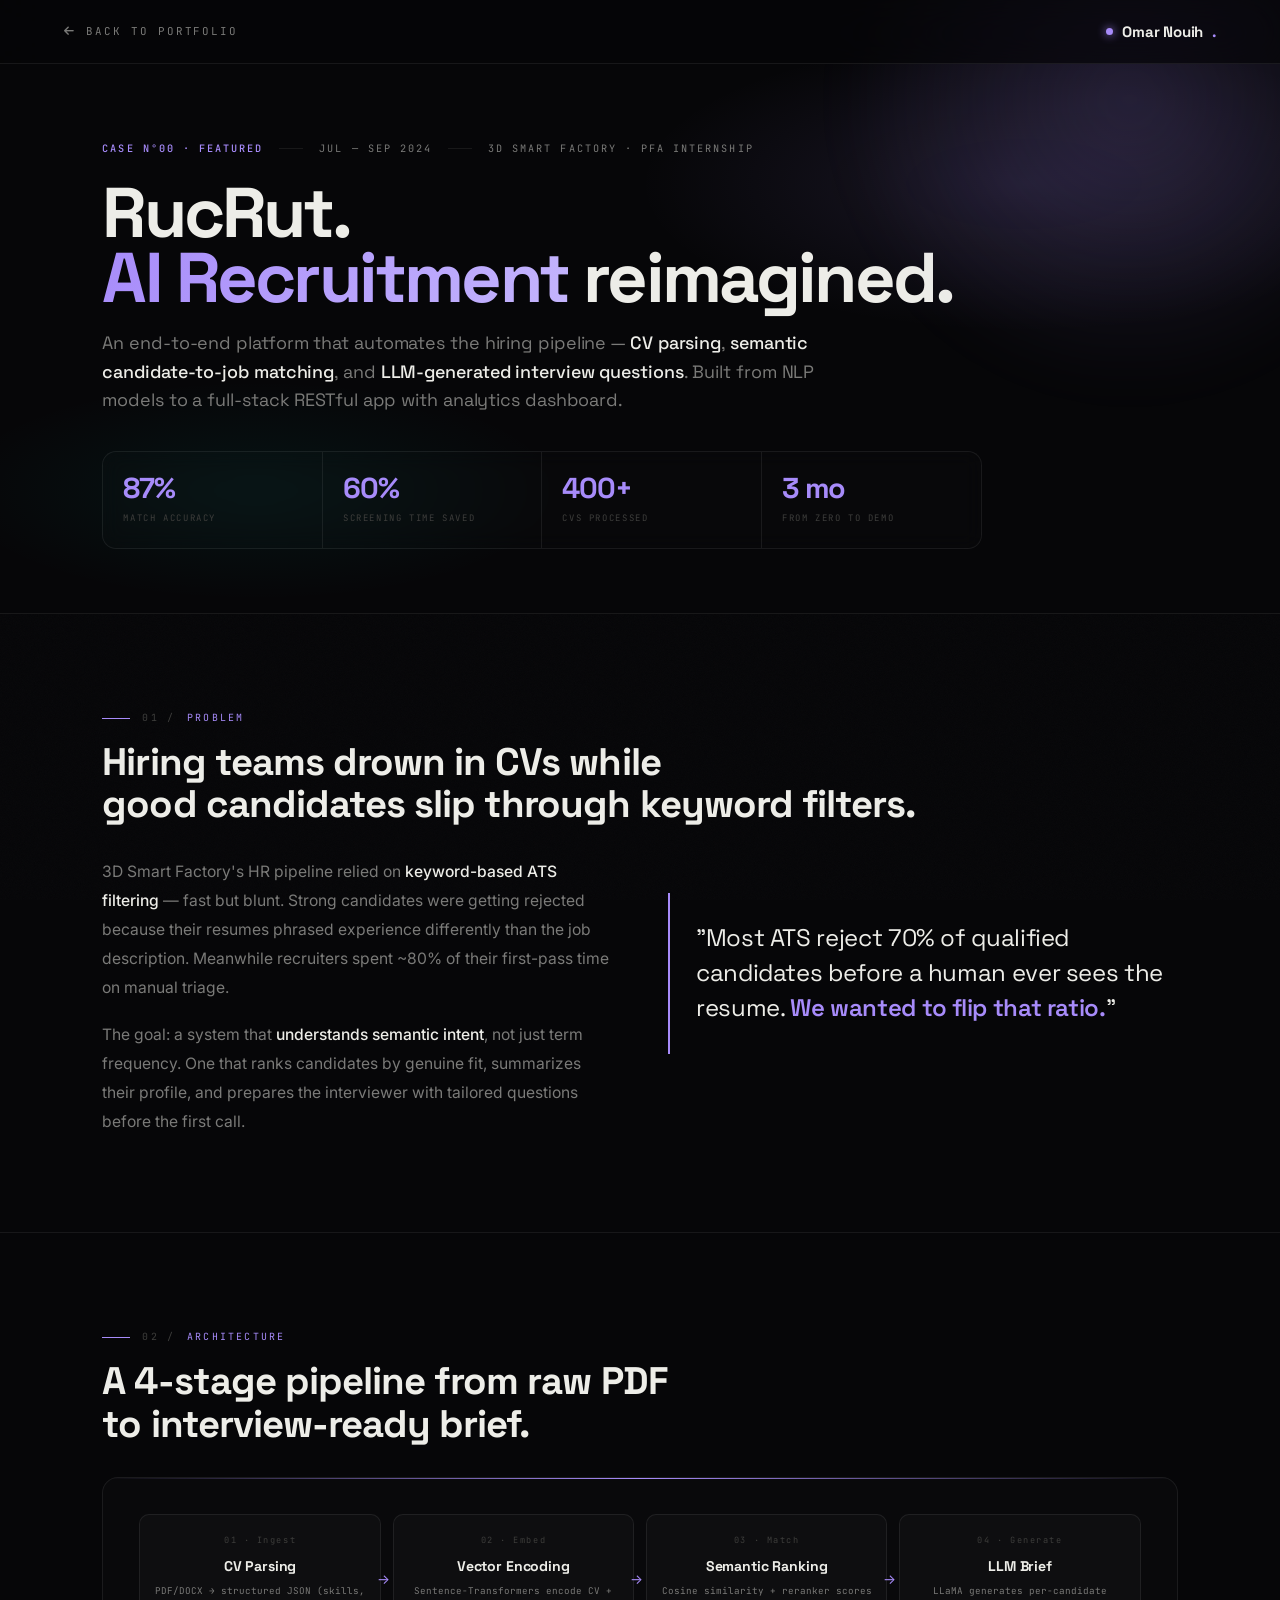
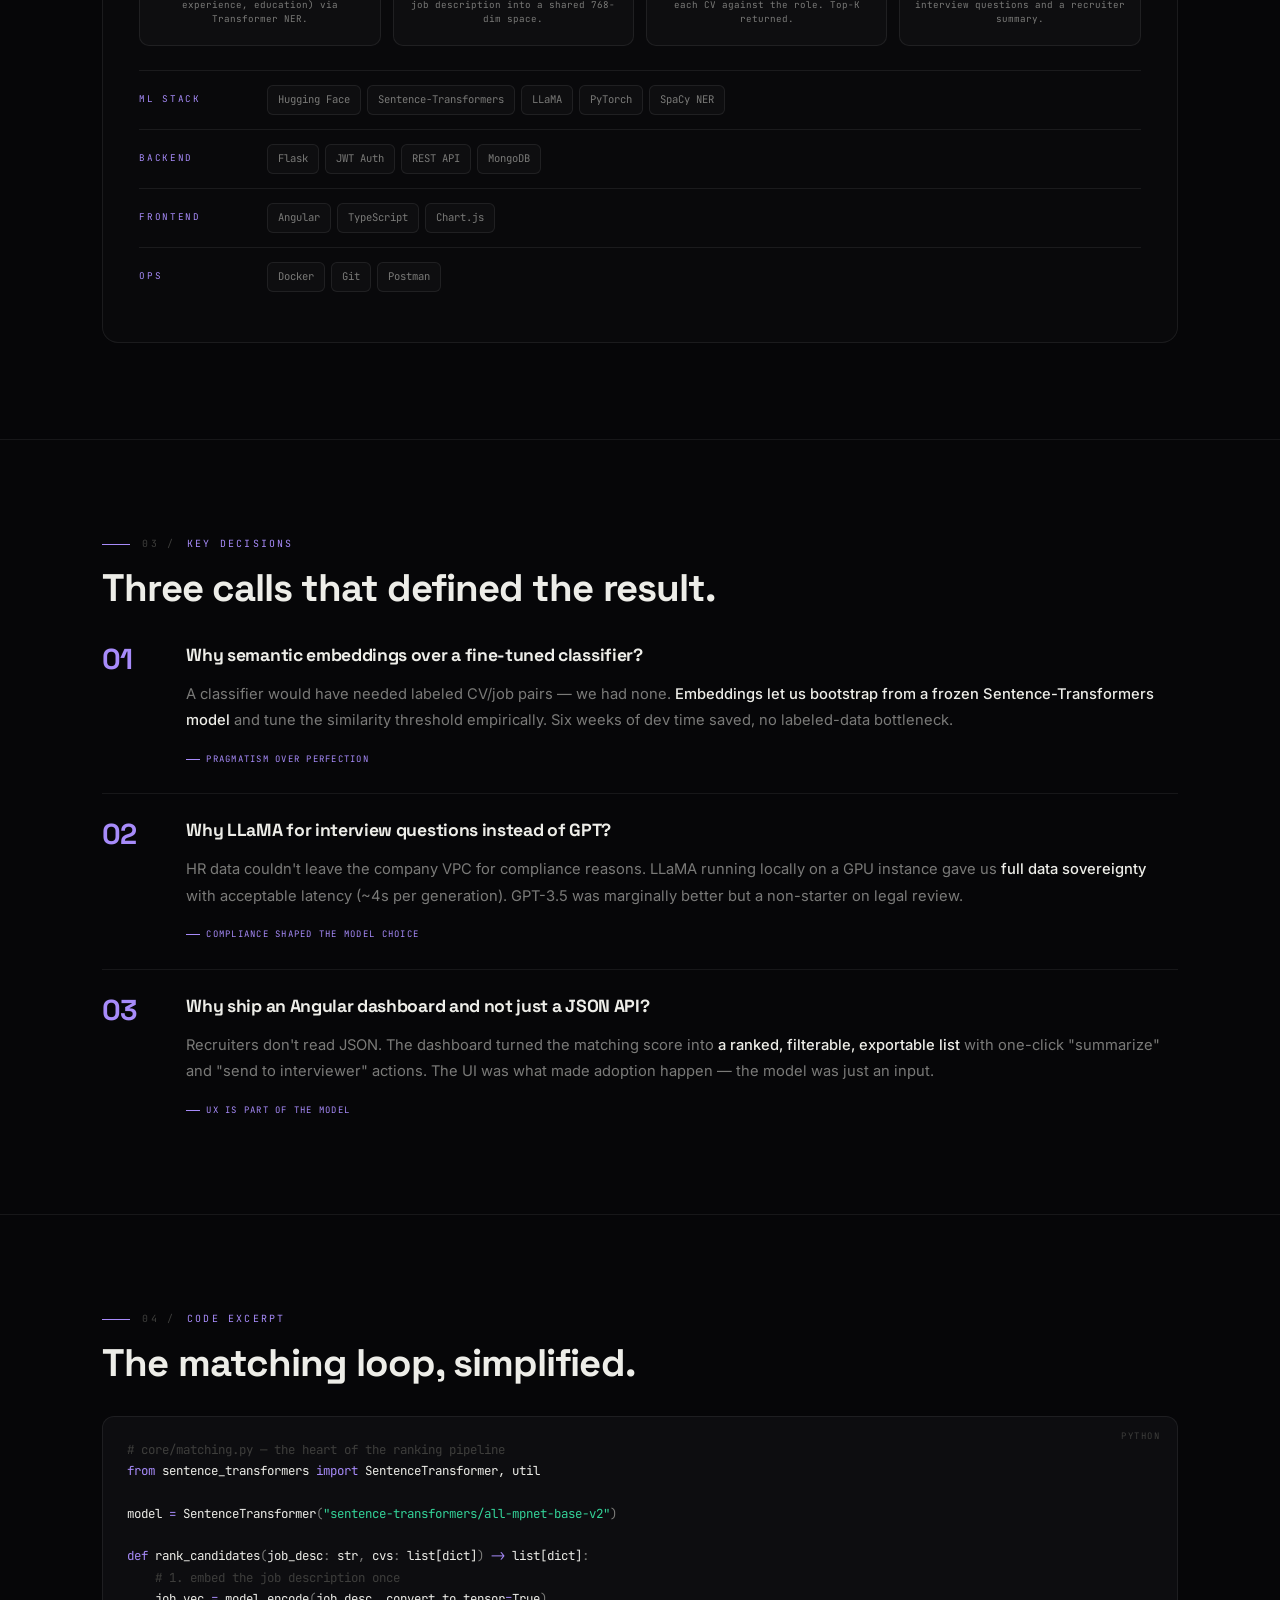
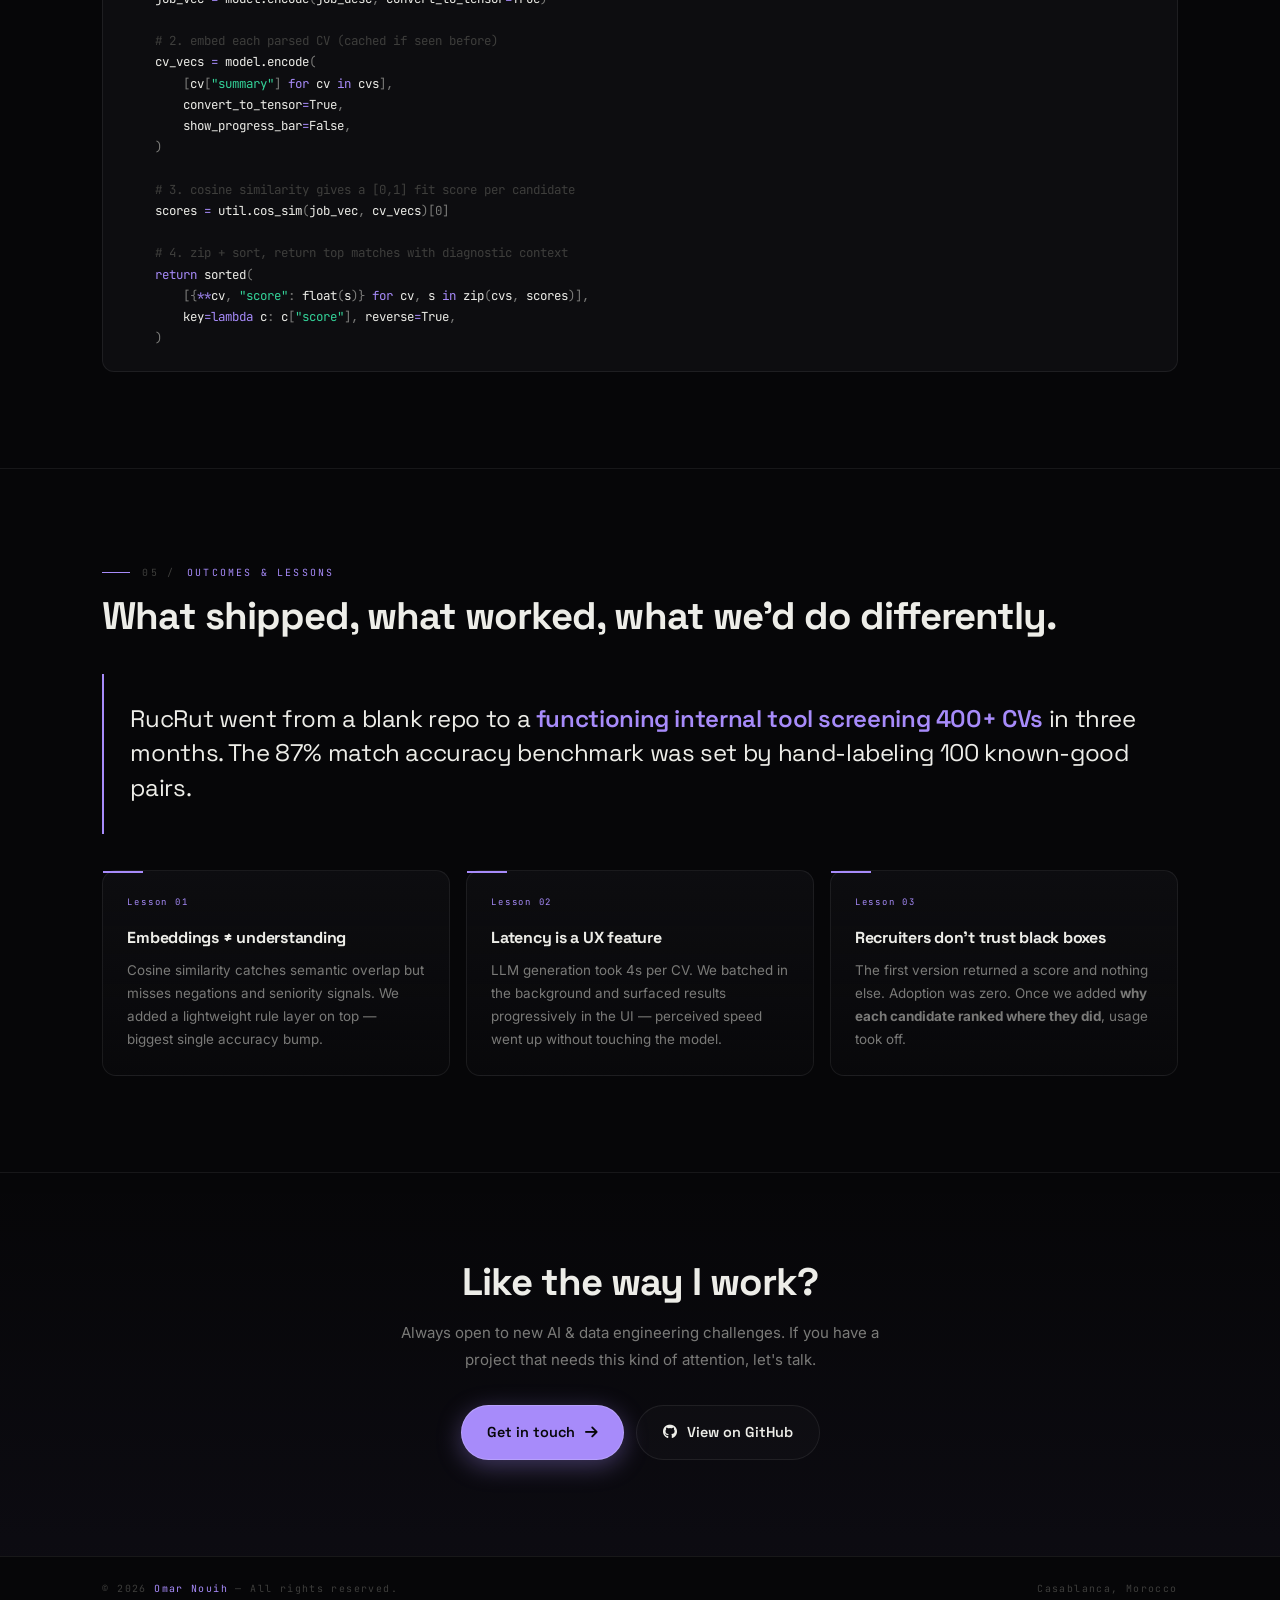
<file: case-rucrut.html>
<!DOCTYPE html>
<html lang="en">
<head>
  <meta charset="UTF-8">
  <meta name="viewport" content="width=device-width, initial-scale=1.0">
  <meta name="theme-color" content="#060608">
  <title>RucRut · Case Study — Omar Nouih</title>
  <meta name="description" content="Deep dive: RucRut — AI Recruitment Platform. CV parsing, semantic candidate-job matching, LLM-generated interview questions. 87% match accuracy.">
  <meta name="author" content="Omar Nouih">

  <link rel="icon" type="image/svg+xml" href="data:image/svg+xml,%3Csvg xmlns='http://www.w3.org/2000/svg' viewBox='0 0 100 100'%3E%3Crect width='100' height='100' rx='22' fill='%23060608'/%3E%3Ctext x='50' y='70' text-anchor='middle' font-size='62' font-weight='700' font-family='system-ui,sans-serif' fill='%2300E6D2'%3EO%3C/text%3E%3C/svg%3E">

  <meta property="og:type" content="article">
  <meta property="og:title" content="RucRut · Case Study">
  <meta property="og:description" content="AI Recruitment Platform — 87% candidate-job match accuracy, 60% screening time saved.">
  <meta property="og:image" content="https://omarnouih.github.io/Portfolio/assets/images/COVER%20NOUIH%20OMAR%20(2).png">

  <link href="https://fonts.googleapis.com/css2?family=Space+Grotesk:wght@300;400;500;600;700&family=Inter:wght@300;400;500;600&family=JetBrains+Mono:wght@400;500&display=swap" rel="stylesheet">
  <link href="https://cdnjs.cloudflare.com/ajax/libs/font-awesome/6.4.0/css/all.min.css" rel="stylesheet">

  <style>
  *, *::before, *::after { margin:0; padding:0; box-sizing:border-box; }

  :root {
    --bg: #060608; --s1: #0d0d10; --s2: #111116; --s3: #17171d;
    --border: rgba(255,255,255,.07); --borderH: rgba(167,139,250,.32);
    --a: #a78bfa; /* purple — RucRut color (3D Smart Factory) */
    --a2: #c4b5fd; --adim: rgba(167,139,250,.08);
    --teal: #00E6D2; --gold: #f0b429; --green: #34d399;
    --text: #EDEDE8; --sub: #7a7a78; --muted: #3e3e3c;
    --sans: 'Space Grotesk', sans-serif;
    --body: 'Inter', sans-serif;
    --mono: 'JetBrains Mono', monospace;
  }

  html { scroll-behavior: smooth; }
  body {
    background: var(--bg); color: var(--text);
    font-family: var(--body); font-size: 15px; line-height: 1.7;
    overflow-x: hidden;
  }
  ::selection { background: rgba(167,139,250,.25); color: var(--text); }
  ::-webkit-scrollbar { width: 3px; }
  ::-webkit-scrollbar-track { background: var(--bg); }
  ::-webkit-scrollbar-thumb { background: var(--a); border-radius: 2px; }

  /* Noise overlay */
  body::before {
    content: ''; position: fixed; inset: 0; z-index: 0; pointer-events: none;
    background-image: url("data:image/svg+xml,%3Csvg viewBox='0 0 256 256' xmlns='http://www.w3.org/2000/svg'%3E%3Cfilter id='n'%3E%3CfeTurbulence type='fractalNoise' baseFrequency='0.9' numOctaves='4' stitchTiles='stitch'/%3E%3C/filter%3E%3Crect width='100%25' height='100%25' filter='url(%23n)'/%3E%3C/svg%3E");
    background-size: 180px 180px; opacity: .025;
  }

  a { color: inherit; text-decoration: none; }

  /* Header */
  header {
    position: fixed; top: 0; left: 0; right: 0; z-index: 100;
    height: 64px;
    display: flex; align-items: center; justify-content: space-between;
    padding: 0 5%;
    background: rgba(6,6,8,.72);
    backdrop-filter: blur(24px) saturate(180%);
    border-bottom: 1px solid var(--border);
  }
  .h-back {
    display: inline-flex; align-items: center; gap: 10px;
    font-family: var(--mono); font-size: .68rem;
    letter-spacing: .18em; text-transform: uppercase;
    color: var(--sub); transition: color .2s, transform .2s;
  }
  .h-back:hover { color: var(--a); transform: translateX(-3px); }
  .h-back i { font-size: .7rem; }
  .h-logo {
    font-family: var(--sans); font-weight: 700; font-size: .94rem;
    letter-spacing: -.015em; color: var(--text);
    display: inline-flex; align-items: center; gap: 9px;
  }
  .h-logo span {
    width: 7px; height: 7px; border-radius: 50%;
    background: var(--a); box-shadow: 0 0 10px var(--a);
  }
  .h-logo em { color: var(--a); font-style: normal; }

  /* Hero — case study cover */
  .case-hero {
    padding: 140px 8% 64px;
    position: relative; z-index: 1;
    background:
      radial-gradient(ellipse 50% 40% at 80% 30%, rgba(167,139,250,.12) 0%, transparent 60%),
      radial-gradient(ellipse 40% 30% at 20% 80%, rgba(0,230,210,.06) 0%, transparent 60%),
      var(--bg);
    border-bottom: 1px solid var(--border);
    overflow: hidden;
  }
  .case-hero::before {
    content: '';
    position: absolute; top: -200px; right: -150px;
    width: 600px; height: 600px; border-radius: 50%;
    background: radial-gradient(circle, rgba(167,139,250,.16), transparent 70%);
    pointer-events: none; filter: blur(20px);
  }

  .case-meta {
    display: flex; align-items: center; gap: 16px;
    font-family: var(--mono); font-size: .64rem;
    letter-spacing: .2em; text-transform: uppercase;
    color: var(--sub);
    margin-bottom: 24px;
  }
  .case-meta b { color: var(--a); font-weight: 500; }
  .case-meta .sep { width: 24px; height: 1px; background: var(--border); }

  .case-title {
    font-family: var(--sans);
    font-size: clamp(2.6rem, 5.5vw, 4.8rem);
    font-weight: 700; line-height: .92; letter-spacing: -.04em;
    color: var(--text); margin-bottom: 18px;
    max-width: 1000px;
  }
  .case-title .grd {
    background: linear-gradient(120deg, var(--a) 0%, var(--a2) 100%);
    -webkit-background-clip: text; -webkit-text-fill-color: transparent;
    background-clip: text;
  }

  .case-tagline {
    font-family: var(--sans); font-size: clamp(1rem, 1.4vw, 1.2rem);
    line-height: 1.6; color: var(--sub);
    max-width: 720px; margin-bottom: 36px;
    letter-spacing: -.005em;
  }
  .case-tagline b { color: var(--text); font-weight: 500; }

  /* Metrics row */
  .case-stats {
    display: grid; grid-template-columns: repeat(4, 1fr);
    border: 1px solid var(--border);
    border-radius: 14px; overflow: hidden;
    background: rgba(255,255,255,.012);
    backdrop-filter: blur(10px);
    max-width: 880px;
  }
  .case-stat {
    padding: 22px 20px;
    border-right: 1px solid var(--border);
    position: relative;
  }
  .case-stat:last-child { border-right: none; }
  .case-stat-v {
    font-family: var(--sans); font-size: 1.8rem; font-weight: 700;
    color: var(--a); letter-spacing: -.04em; line-height: 1;
  }
  .case-stat-l {
    font-family: var(--mono); font-size: .56rem;
    letter-spacing: .18em; text-transform: uppercase;
    color: var(--muted); margin-top: 8px;
  }

  /* Sections */
  section.case {
    padding: 96px 8%;
    position: relative; z-index: 1;
    border-bottom: 1px solid var(--border);
  }

  .case-lbl {
    font-family: var(--mono); font-size: .62rem;
    letter-spacing: .22em; text-transform: uppercase;
    color: var(--a);
    display: flex; align-items: center; gap: 12px;
    margin-bottom: 14px;
  }
  .case-lbl::before {
    content: ''; width: 28px; height: 1px; background: var(--a);
  }
  .case-lbl .n { color: var(--muted); }

  .case-h {
    font-family: var(--sans);
    font-size: clamp(1.8rem, 3vw, 2.4rem);
    font-weight: 700; letter-spacing: -.025em; line-height: 1.1;
    color: var(--text); margin-bottom: 32px;
  }

  .case-grid-2 {
    display: grid; grid-template-columns: 1fr 1fr;
    gap: 56px; align-items: start;
  }
  .case-p {
    font-size: .98rem; color: var(--sub); line-height: 1.85;
    margin-bottom: 18px;
  }
  .case-p b { color: var(--text); font-weight: 500; }
  .case-p:last-child { margin-bottom: 0; }

  /* Pull-quote */
  .case-pull {
    font-family: var(--sans); font-size: clamp(1.2rem, 2vw, 1.5rem);
    line-height: 1.45; color: var(--text);
    padding: 28px 0 28px 26px;
    border-left: 2px solid var(--a);
    letter-spacing: -.015em;
    margin: 36px 0;
  }
  .case-pull b { color: var(--a); font-weight: 600; }

  /* Architecture diagram */
  .arch {
    background: rgba(255,255,255,.015);
    border: 1px solid var(--border);
    border-radius: 16px;
    padding: 36px;
    position: relative; overflow: hidden;
  }
  .arch::before {
    content: '';
    position: absolute; top: 0; left: 0; right: 0; height: 1px;
    background: linear-gradient(90deg, transparent, var(--a), transparent);
  }
  .arch-flow {
    display: grid; grid-template-columns: repeat(4, 1fr);
    gap: 12px; align-items: stretch;
    margin-bottom: 24px;
  }
  .arch-step {
    background: rgba(255,255,255,.025);
    border: 1px solid var(--border);
    border-radius: 10px;
    padding: 18px 14px;
    text-align: center;
    position: relative;
    transition: border-color .25s;
  }
  .arch-step:hover { border-color: var(--borderH); }
  .arch-step:not(:last-child)::after {
    content: '→';
    position: absolute; top: 50%; right: -10px; transform: translateY(-50%);
    color: var(--a); font-size: .85rem;
    z-index: 2;
  }
  .arch-step-n {
    font-family: var(--mono); font-size: .54rem;
    letter-spacing: .18em; color: var(--muted);
    margin-bottom: 8px;
  }
  .arch-step-t {
    font-family: var(--sans); font-size: .88rem; font-weight: 700;
    color: var(--text); margin-bottom: 6px;
    letter-spacing: -.01em;
  }
  .arch-step-d {
    font-family: var(--mono); font-size: .58rem;
    color: var(--sub); line-height: 1.5;
  }
  .arch-layer {
    display: grid; grid-template-columns: 110px 1fr;
    gap: 18px; padding: 14px 0;
    border-top: 1px solid var(--border);
    align-items: center;
  }
  .arch-layer-lbl {
    font-family: var(--mono); font-size: .58rem;
    letter-spacing: .18em; text-transform: uppercase;
    color: var(--a);
  }
  .arch-layer-stack {
    display: flex; flex-wrap: wrap; gap: 6px;
  }
  .arch-pill {
    font-family: var(--mono); font-size: .66rem;
    color: var(--sub);
    background: rgba(255,255,255,.025);
    border: 1px solid var(--border);
    border-radius: 6px; padding: 5px 10px;
  }

  /* Decision blocks */
  .decisions { display: grid; gap: 22px; }
  .dec {
    display: grid; grid-template-columns: 60px 1fr;
    gap: 24px;
    padding-bottom: 26px;
    border-bottom: 1px solid var(--border);
    align-items: start;
  }
  .dec:last-child { border-bottom: none; padding-bottom: 0; }
  .dec-n {
    font-family: var(--sans); font-size: 1.8rem; font-weight: 700;
    color: var(--a); letter-spacing: -.04em; line-height: 1;
    padding-top: 4px;
  }
  .dec-q {
    font-family: var(--sans); font-size: 1.1rem; font-weight: 700;
    color: var(--text); letter-spacing: -.018em;
    margin-bottom: 10px;
  }
  .dec-a {
    font-size: .92rem; color: var(--sub); line-height: 1.8;
    margin-bottom: 8px;
  }
  .dec-a b { color: var(--text); font-weight: 500; }
  .dec-tag {
    display: inline-flex; align-items: center; gap: 6px;
    font-family: var(--mono); font-size: .56rem;
    letter-spacing: .14em; text-transform: uppercase;
    color: var(--a);
    margin-top: 8px;
  }
  .dec-tag::before {
    content: ''; width: 14px; height: 1px; background: var(--a);
  }

  /* Code snippet */
  .code {
    background: var(--s1);
    border: 1px solid var(--border);
    border-radius: 12px;
    padding: 22px 24px;
    font-family: var(--mono); font-size: .78rem;
    line-height: 1.7; color: var(--sub);
    overflow-x: auto;
    position: relative;
  }
  .code::before {
    content: attr(data-lang);
    position: absolute; top: 12px; right: 16px;
    font-size: .56rem; letter-spacing: .18em; text-transform: uppercase;
    color: var(--muted);
  }
  .code .k { color: var(--a); }
  .code .s { color: var(--green); }
  .code .c { color: var(--muted); }
  .code .v { color: var(--text); }

  /* Lessons */
  .lessons {
    display: grid; grid-template-columns: repeat(3, 1fr);
    gap: 16px;
  }
  .lesson {
    background: linear-gradient(180deg, var(--s1) 0%, rgba(13,13,16,.4) 100%);
    border: 1px solid var(--border);
    border-radius: 14px;
    padding: 24px;
    transition: border-color .3s, transform .3s;
    position: relative;
  }
  .lesson::before {
    content: ''; position: absolute; top: 0; left: 0; width: 40px; height: 2px;
    background: var(--a);
  }
  .lesson:hover { border-color: var(--borderH); transform: translateY(-3px); }
  .lesson-n {
    font-family: var(--mono); font-size: .56rem;
    letter-spacing: .2em; color: var(--a);
    margin-bottom: 14px;
  }
  .lesson-t {
    font-family: var(--sans); font-size: 1rem; font-weight: 700;
    color: var(--text); margin-bottom: 8px;
    letter-spacing: -.015em;
  }
  .lesson-d {
    font-size: .84rem; color: var(--sub); line-height: 1.7;
  }

  /* CTA */
  .case-cta {
    padding: 88px 8% 96px;
    text-align: center;
    background: linear-gradient(180deg, transparent 0%, rgba(167,139,250,.04) 100%);
    border-bottom: none;
  }
  .case-cta h2 {
    font-family: var(--sans); font-size: clamp(1.8rem, 3vw, 2.6rem);
    font-weight: 700; color: var(--text);
    letter-spacing: -.025em; line-height: 1.1;
    margin-bottom: 16px;
  }
  .case-cta p {
    font-size: .94rem; color: var(--sub); line-height: 1.8;
    max-width: 520px; margin: 0 auto 32px;
  }
  .cta-row { display: inline-flex; gap: 12px; flex-wrap: wrap; justify-content: center; }
  .btn {
    display: inline-flex; align-items: center; gap: 10px;
    font-family: var(--sans); font-size: .9rem; font-weight: 600;
    padding: 14px 26px; border-radius: 100px;
    transition: all .25s cubic-bezier(.34,1.56,.64,1);
    text-decoration: none;
  }
  .btn-fill {
    color: var(--bg); background: var(--a);
    box-shadow: 0 6px 24px rgba(167,139,250,.35), inset 0 0 0 1px rgba(255,255,255,.18);
  }
  .btn-fill:hover { transform: translateY(-2px); box-shadow: 0 12px 36px rgba(167,139,250,.5); }
  .btn-ghost {
    color: var(--text); border: 1px solid var(--border);
    background: rgba(255,255,255,.02);
  }
  .btn-ghost:hover { border-color: var(--a); color: var(--a); transform: translateY(-2px); }

  /* Footer */
  footer {
    border-top: 1px solid var(--border);
    padding: 24px 8%;
    display: flex; align-items: center; justify-content: space-between;
    flex-wrap: wrap; gap: 10px;
  }
  footer p {
    font-family: var(--mono); font-size: .62rem;
    letter-spacing: .14em; color: var(--muted);
  }
  footer a { color: var(--a); }

  /* Reveal */
  .reveal { opacity: 0; transform: translateY(20px); transition: opacity .7s ease, transform .7s ease; }
  .reveal.in { opacity: 1; transform: none; }

  /* Responsive */
  @media (max-width: 1100px) {
    .case-stats { grid-template-columns: repeat(2, 1fr); }
    .case-stat:nth-child(2) { border-right: none; }
    .case-stat:nth-child(1), .case-stat:nth-child(2) { border-bottom: 1px solid var(--border); }
    .case-grid-2 { grid-template-columns: 1fr; gap: 32px; }
    .arch-flow { grid-template-columns: repeat(2, 1fr); }
    .arch-step:nth-child(2)::after { display: none; }
    .lessons { grid-template-columns: 1fr; }
  }
  @media (max-width: 600px) {
    .case-hero { padding: 110px 6% 48px; }
    section.case { padding: 64px 6%; }
    .case-cta { padding: 64px 6%; }
    .arch { padding: 22px; }
    .arch-flow { grid-template-columns: 1fr; }
    .arch-step::after { display: none; }
    .dec { grid-template-columns: 1fr; gap: 8px; }
  }
  </style>
</head>
<body>

<header>
  <a href="./index.html" class="h-back"><i class="fas fa-arrow-left"></i>Back to Portfolio</a>
  <a href="./index.html#home" class="h-logo"><span></span>Omar Nouih<em>.</em></a>
</header>

<!-- HERO -->
<div class="case-hero">
  <div class="case-meta">
    <b>Case N°00 · Featured</b>
    <span class="sep"></span>
    <span>Jul — Sep 2024</span>
    <span class="sep"></span>
    <span>3D Smart Factory · PFA Internship</span>
  </div>
  <h1 class="case-title">RucRut.<br><span class="grd">AI Recruitment</span> reimagined.</h1>
  <p class="case-tagline">An end-to-end platform that automates the hiring pipeline — <b>CV parsing</b>, <b>semantic candidate-to-job matching</b>, and <b>LLM-generated interview questions</b>. Built from NLP models to a full-stack RESTful app with analytics dashboard.</p>

  <div class="case-stats">
    <div class="case-stat">
      <div class="case-stat-v">87%</div>
      <div class="case-stat-l">Match Accuracy</div>
    </div>
    <div class="case-stat">
      <div class="case-stat-v">60%</div>
      <div class="case-stat-l">Screening Time Saved</div>
    </div>
    <div class="case-stat">
      <div class="case-stat-v">400+</div>
      <div class="case-stat-l">CVs Processed</div>
    </div>
    <div class="case-stat">
      <div class="case-stat-v">3 mo</div>
      <div class="case-stat-l">From Zero to Demo</div>
    </div>
  </div>
</div>

<!-- PROBLEM -->
<section class="case">
  <div class="case-lbl"><span class="n">01 /</span> Problem</div>
  <h2 class="case-h reveal">Hiring teams drown in CVs while<br>good candidates slip through keyword filters.</h2>

  <div class="case-grid-2 reveal">
    <div>
      <p class="case-p">3D Smart Factory's HR pipeline relied on <b>keyword-based ATS filtering</b> — fast but blunt. Strong candidates were getting rejected because their resumes phrased experience differently than the job description. Meanwhile recruiters spent ~80% of their first-pass time on manual triage.</p>
      <p class="case-p">The goal: a system that <b>understands semantic intent</b>, not just term frequency. One that ranks candidates by genuine fit, summarizes their profile, and prepares the interviewer with tailored questions before the first call.</p>
    </div>
    <div>
      <div class="case-pull">"Most ATS reject 70% of qualified candidates before a human ever sees the resume. <b>We wanted to flip that ratio.</b>"</div>
    </div>
  </div>
</section>

<!-- ARCHITECTURE -->
<section class="case">
  <div class="case-lbl"><span class="n">02 /</span> Architecture</div>
  <h2 class="case-h reveal">A 4-stage pipeline from raw PDF<br>to interview-ready brief.</h2>

  <div class="arch reveal">
    <div class="arch-flow">
      <div class="arch-step">
        <div class="arch-step-n">01 · Ingest</div>
        <div class="arch-step-t">CV Parsing</div>
        <div class="arch-step-d">PDF/DOCX → structured JSON (skills, experience, education) via Transformer NER.</div>
      </div>
      <div class="arch-step">
        <div class="arch-step-n">02 · Embed</div>
        <div class="arch-step-t">Vector Encoding</div>
        <div class="arch-step-d">Sentence-Transformers encode CV + job description into a shared 768-dim space.</div>
      </div>
      <div class="arch-step">
        <div class="arch-step-n">03 · Match</div>
        <div class="arch-step-t">Semantic Ranking</div>
        <div class="arch-step-d">Cosine similarity + reranker scores each CV against the role. Top-K returned.</div>
      </div>
      <div class="arch-step">
        <div class="arch-step-n">04 · Generate</div>
        <div class="arch-step-t">LLM Brief</div>
        <div class="arch-step-d">LLaMA generates per-candidate interview questions and a recruiter summary.</div>
      </div>
    </div>

    <div class="arch-layer">
      <div class="arch-layer-lbl">ML Stack</div>
      <div class="arch-layer-stack"><span class="arch-pill">Hugging Face</span><span class="arch-pill">Sentence-Transformers</span><span class="arch-pill">LLaMA</span><span class="arch-pill">PyTorch</span><span class="arch-pill">SpaCy NER</span></div>
    </div>
    <div class="arch-layer">
      <div class="arch-layer-lbl">Backend</div>
      <div class="arch-layer-stack"><span class="arch-pill">Flask</span><span class="arch-pill">JWT Auth</span><span class="arch-pill">REST API</span><span class="arch-pill">MongoDB</span></div>
    </div>
    <div class="arch-layer">
      <div class="arch-layer-lbl">Frontend</div>
      <div class="arch-layer-stack"><span class="arch-pill">Angular</span><span class="arch-pill">TypeScript</span><span class="arch-pill">Chart.js</span></div>
    </div>
    <div class="arch-layer">
      <div class="arch-layer-lbl">Ops</div>
      <div class="arch-layer-stack"><span class="arch-pill">Docker</span><span class="arch-pill">Git</span><span class="arch-pill">Postman</span></div>
    </div>
  </div>
</section>

<!-- KEY DECISIONS -->
<section class="case">
  <div class="case-lbl"><span class="n">03 /</span> Key Decisions</div>
  <h2 class="case-h reveal">Three calls that defined the result.</h2>

  <div class="decisions">
    <div class="dec reveal">
      <span class="dec-n">01</span>
      <div>
        <div class="dec-q">Why semantic embeddings over a fine-tuned classifier?</div>
        <p class="dec-a">A classifier would have needed labeled CV/job pairs — we had none. <b>Embeddings let us bootstrap from a frozen Sentence-Transformers model</b> and tune the similarity threshold empirically. Six weeks of dev time saved, no labeled-data bottleneck.</p>
        <span class="dec-tag">Pragmatism over perfection</span>
      </div>
    </div>

    <div class="dec reveal">
      <span class="dec-n">02</span>
      <div>
        <div class="dec-q">Why LLaMA for interview questions instead of GPT?</div>
        <p class="dec-a">HR data couldn't leave the company VPC for compliance reasons. LLaMA running locally on a GPU instance gave us <b>full data sovereignty</b> with acceptable latency (~4s per generation). GPT-3.5 was marginally better but a non-starter on legal review.</p>
        <span class="dec-tag">Compliance shaped the model choice</span>
      </div>
    </div>

    <div class="dec reveal">
      <span class="dec-n">03</span>
      <div>
        <div class="dec-q">Why ship an Angular dashboard and not just a JSON API?</div>
        <p class="dec-a">Recruiters don't read JSON. The dashboard turned the matching score into <b>a ranked, filterable, exportable list</b> with one-click "summarize" and "send to interviewer" actions. The UI was what made adoption happen — the model was just an input.</p>
        <span class="dec-tag">UX is part of the model</span>
      </div>
    </div>
  </div>
</section>

<!-- CODE EXCERPT -->
<section class="case">
  <div class="case-lbl"><span class="n">04 /</span> Code Excerpt</div>
  <h2 class="case-h reveal">The matching loop, simplified.</h2>

  <pre class="code reveal" data-lang="python"><span class="c"># core/matching.py — the heart of the ranking pipeline</span>
<span class="k">from</span> <span class="v">sentence_transformers</span> <span class="k">import</span> <span class="v">SentenceTransformer, util</span>

<span class="v">model</span> <span class="k">=</span> <span class="v">SentenceTransformer</span>(<span class="s">"sentence-transformers/all-mpnet-base-v2"</span>)

<span class="k">def</span> <span class="v">rank_candidates</span>(<span class="v">job_desc</span>: <span class="v">str</span>, <span class="v">cvs</span>: <span class="v">list[dict]</span>) <span class="k">-&gt;</span> <span class="v">list[dict]</span>:
    <span class="c"># 1. embed the job description once</span>
    <span class="v">job_vec</span> <span class="k">=</span> <span class="v">model.encode</span>(<span class="v">job_desc</span>, <span class="v">convert_to_tensor</span><span class="k">=</span><span class="v">True</span>)

    <span class="c"># 2. embed each parsed CV (cached if seen before)</span>
    <span class="v">cv_vecs</span> <span class="k">=</span> <span class="v">model.encode</span>(
        [<span class="v">cv</span>[<span class="s">"summary"</span>] <span class="k">for</span> <span class="v">cv</span> <span class="k">in</span> <span class="v">cvs</span>],
        <span class="v">convert_to_tensor</span><span class="k">=</span><span class="v">True</span>,
        <span class="v">show_progress_bar</span><span class="k">=</span><span class="v">False</span>,
    )

    <span class="c"># 3. cosine similarity gives a [0,1] fit score per candidate</span>
    <span class="v">scores</span> <span class="k">=</span> <span class="v">util.cos_sim</span>(<span class="v">job_vec</span>, <span class="v">cv_vecs</span>)[0]

    <span class="c"># 4. zip + sort, return top matches with diagnostic context</span>
    <span class="k">return</span> <span class="v">sorted</span>(
        [{<span class="k">**</span><span class="v">cv</span>, <span class="s">"score"</span>: <span class="v">float</span>(<span class="v">s</span>)} <span class="k">for</span> <span class="v">cv</span>, <span class="v">s</span> <span class="k">in</span> <span class="v">zip</span>(<span class="v">cvs</span>, <span class="v">scores</span>)],
        <span class="v">key</span><span class="k">=</span><span class="k">lambda</span> <span class="v">c</span>: <span class="v">c</span>[<span class="s">"score"</span>], <span class="v">reverse</span><span class="k">=</span><span class="v">True</span>,
    )</pre>
</section>

<!-- RESULTS & LESSONS -->
<section class="case">
  <div class="case-lbl"><span class="n">05 /</span> Outcomes &amp; Lessons</div>
  <h2 class="case-h reveal">What shipped, what worked, what we'd do differently.</h2>

  <div class="case-pull reveal">RucRut went from a blank repo to a <b>functioning internal tool screening 400+ CVs</b> in three months. The 87% match accuracy benchmark was set by hand-labeling 100 known-good pairs.</div>

  <div class="lessons">
    <div class="lesson reveal">
      <div class="lesson-n">Lesson 01</div>
      <div class="lesson-t">Embeddings ≠ understanding</div>
      <div class="lesson-d">Cosine similarity catches semantic overlap but misses negations and seniority signals. We added a lightweight rule layer on top — biggest single accuracy bump.</div>
    </div>
    <div class="lesson reveal" style="transition-delay:.08s">
      <div class="lesson-n">Lesson 02</div>
      <div class="lesson-t">Latency is a UX feature</div>
      <div class="lesson-d">LLM generation took 4s per CV. We batched in the background and surfaced results progressively in the UI — perceived speed went up without touching the model.</div>
    </div>
    <div class="lesson reveal" style="transition-delay:.16s">
      <div class="lesson-n">Lesson 03</div>
      <div class="lesson-t">Recruiters don't trust black boxes</div>
      <div class="lesson-d">The first version returned a score and nothing else. Adoption was zero. Once we added <b>why each candidate ranked where they did</b>, usage took off.</div>
    </div>
  </div>
</section>

<!-- CTA -->
<section class="case-cta">
  <h2>Like the way I work?</h2>
  <p>Always open to new AI &amp; data engineering challenges. If you have a project that needs this kind of attention, let's talk.</p>
  <div class="cta-row">
    <a href="./index.html#contact" class="btn btn-fill">Get in touch<i class="fas fa-arrow-right"></i></a>
    <a href="https://github.com/OmarNouih/SmartRecruit_LLM" target="_blank" class="btn btn-ghost"><i class="fab fa-github"></i>View on GitHub</a>
  </div>
</section>

<footer>
  <p>© 2026 <a href="./index.html">Omar Nouih</a> — All rights reserved.</p>
  <p>Casablanca, Morocco</p>
</footer>

<script>
document.querySelectorAll('.reveal').forEach(el =>
  new IntersectionObserver(es => es.forEach(e => {
    if (e.isIntersecting) e.target.classList.add('in');
  }), { threshold: .08 }).observe(el)
);
</script>

</body>
</html>
</file>
